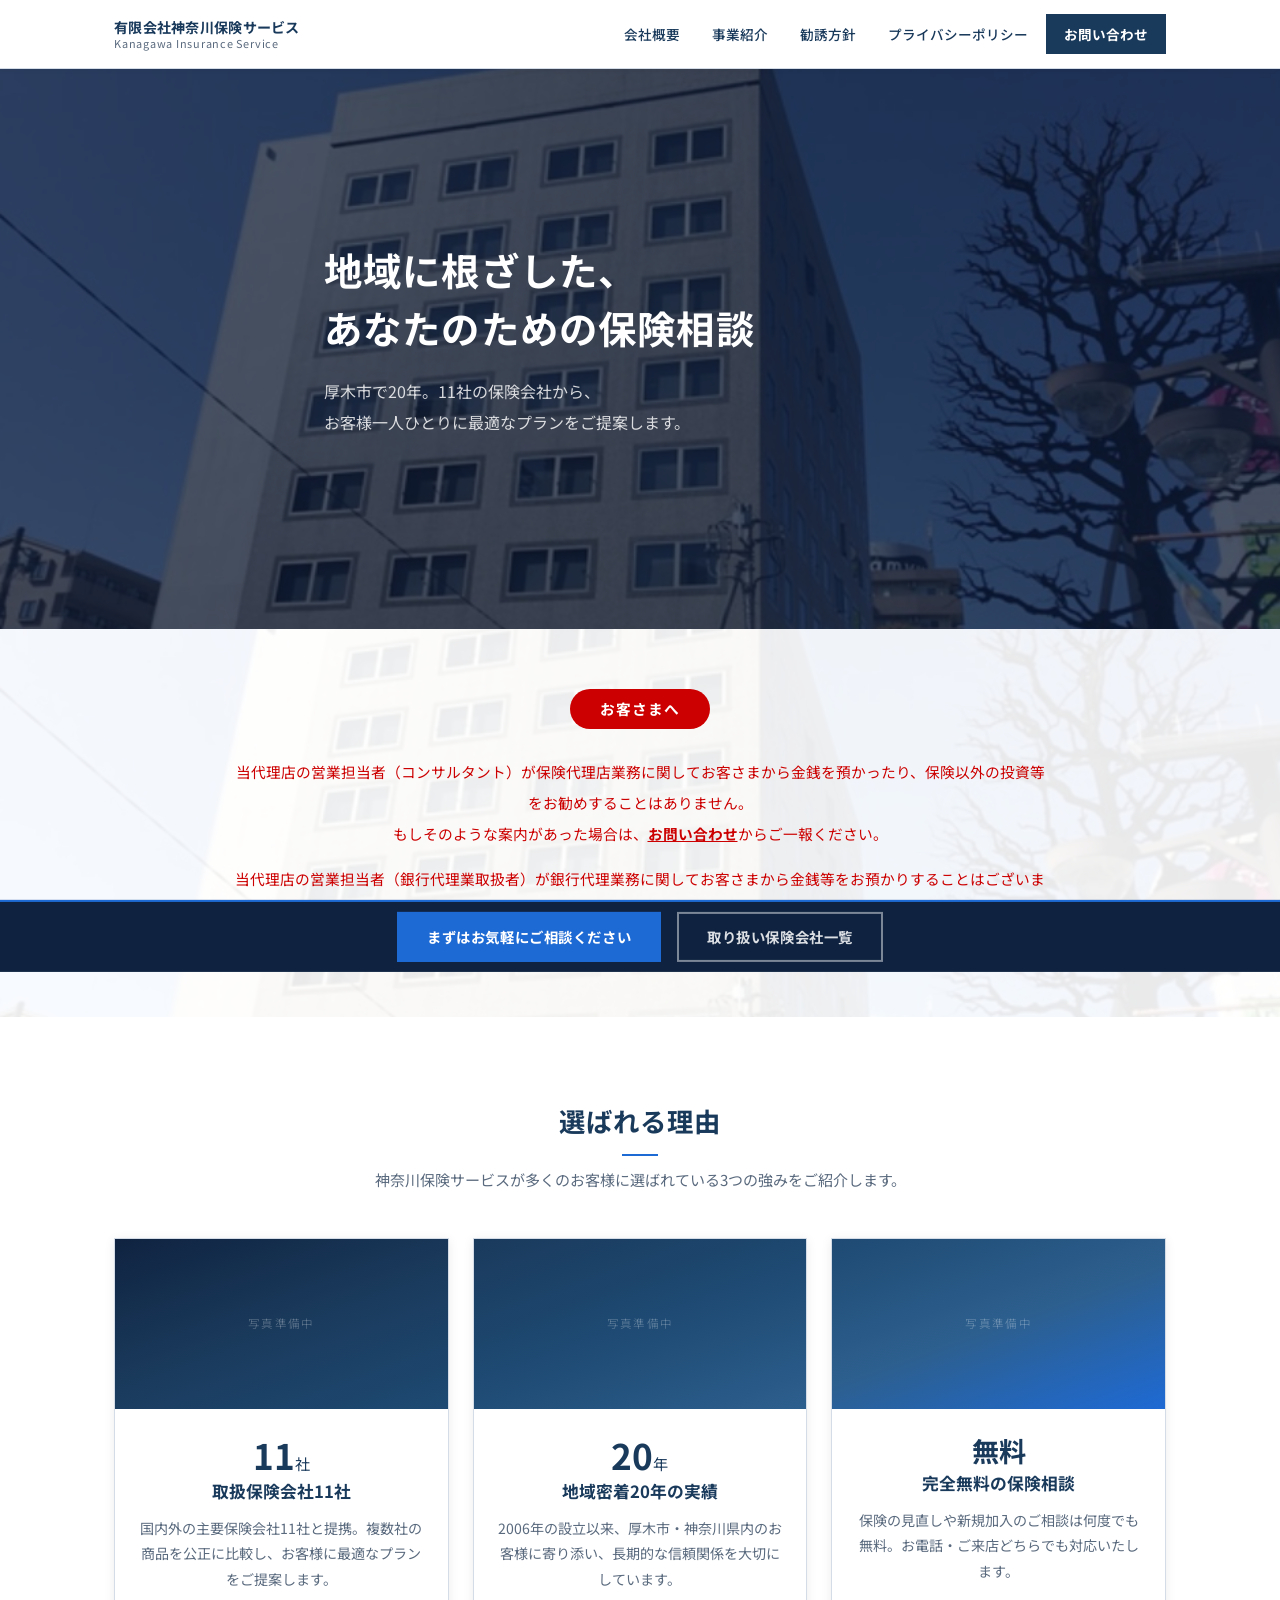
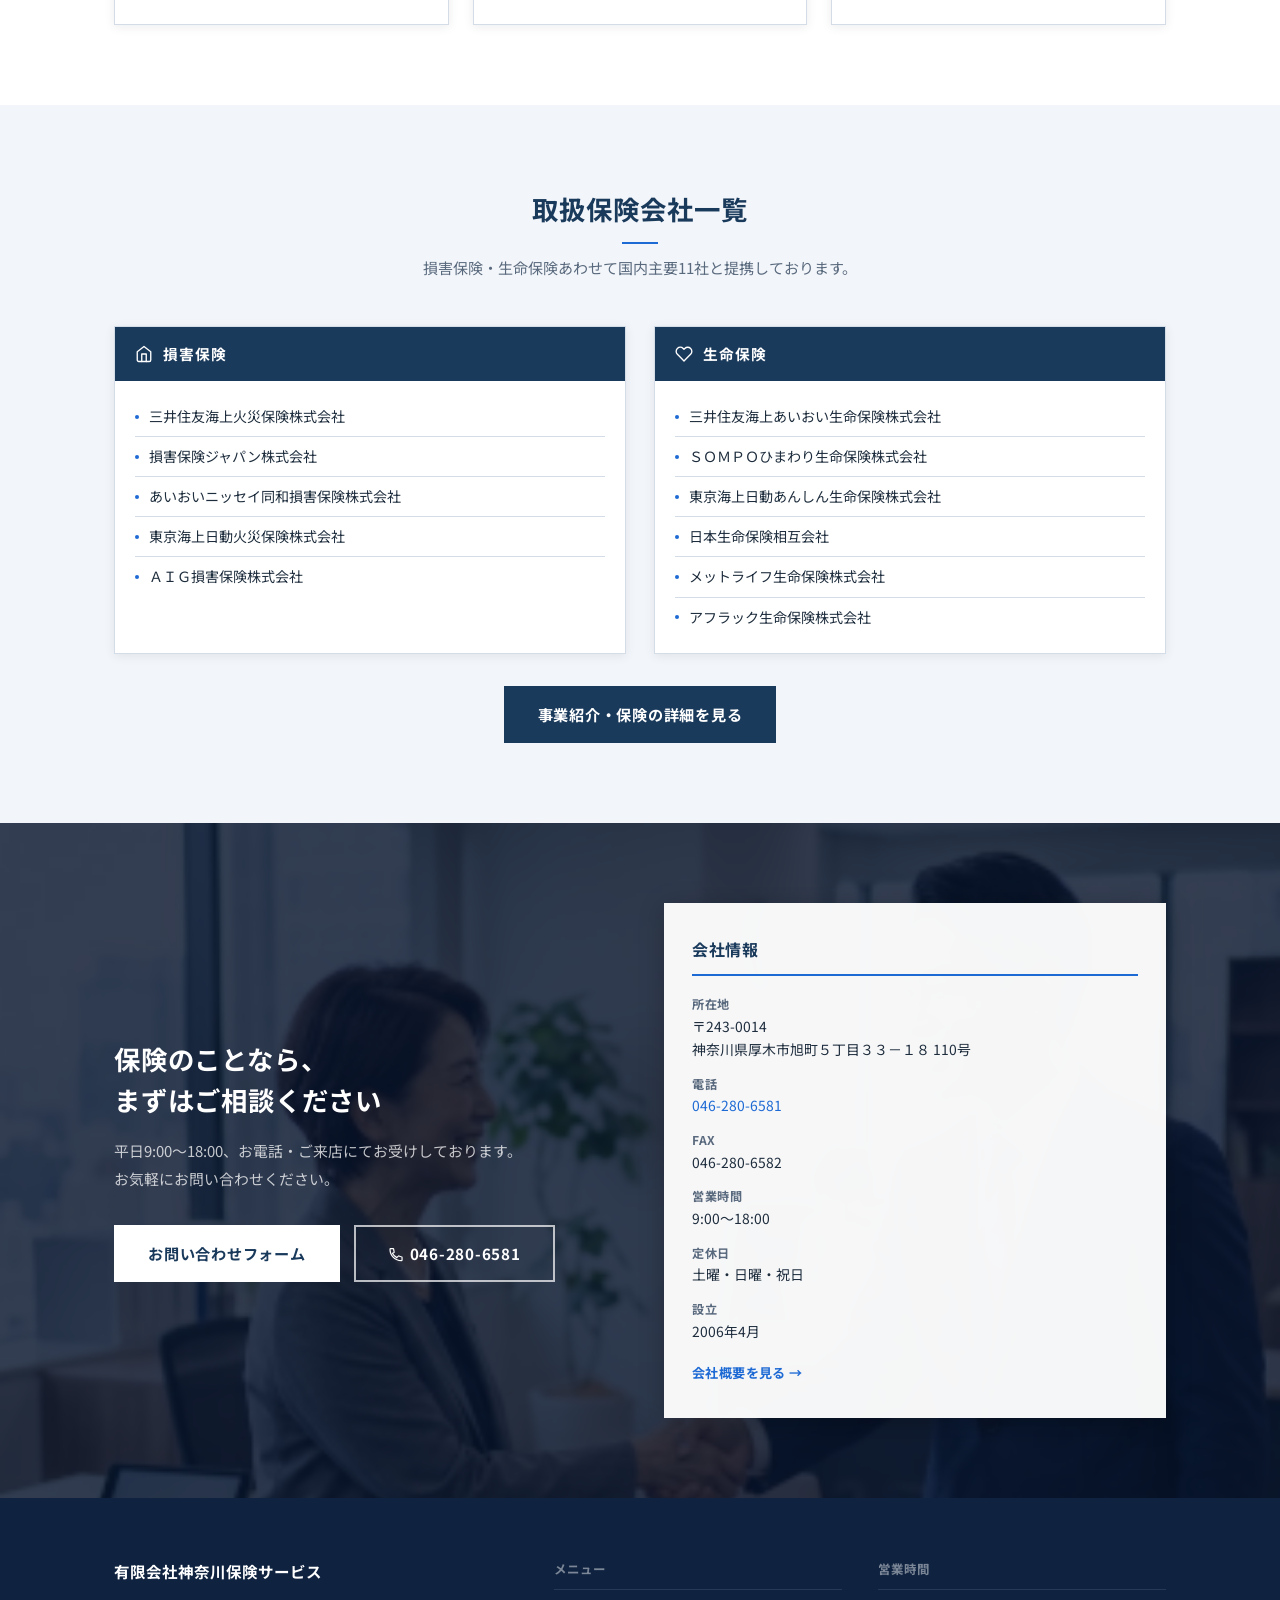
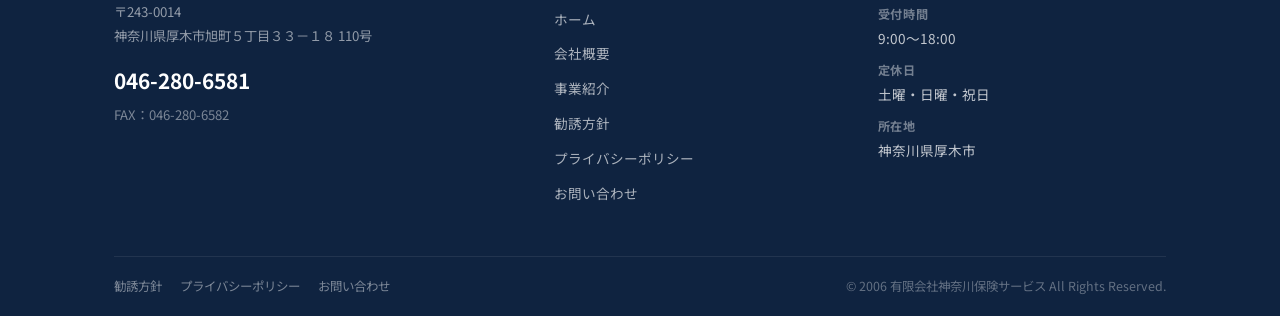
<file: index.html>
<!DOCTYPE html>
<html lang="ja">
<head>
  <meta charset="UTF-8">
  <meta name="viewport" content="width=device-width, initial-scale=1.0">
  <meta name="description" content="有限会社神奈川保険サービスは、神奈川県厚木市に拠点を置く保険代理店です。三井住友海上・損保ジャパンなど11社の保険会社から、お客様に最適な生命保険・損害保険プランをご提案します。無料相談受付中。">
  <title>有限会社神奈川保険サービス | 厚木市の保険代理店</title>
  <link rel="preconnect" href="https://fonts.googleapis.com">
  <link rel="preconnect" href="https://fonts.gstatic.com" crossorigin>
  <link href="https://fonts.googleapis.com/css2?family=Noto+Sans+JP:wght@300;400;500;700&display=swap" rel="stylesheet">
  <link rel="stylesheet" href="/assets/css/style.css">
</head>
<body>

  <!-- ========== STICKY CTA BAR ========== -->
  <div class="sticky-cta" id="stickyCta">
    <a href="/contact/" class="sticky-cta-btn sticky-cta-primary">まずはお気軽にご相談ください</a>
    <a href="/services/" class="sticky-cta-btn sticky-cta-secondary">取り扱い保険会社一覧</a>
  </div>

  <!-- ========== HEADER ========== -->
  <header class="site-header">
    <div class="container">
      <div class="header-inner">
        <a href="/" class="site-logo">
          有限会社神奈川保険サービス
          <span>Kanagawa Insurance Service</span>
        </a>
        <nav class="global-nav" aria-label="グローバルナビゲーション">
          <ul>
            <li><a href="/about/">会社概要</a></li>
            <li><a href="/services/">事業紹介</a></li>
            <li><a href="/solicitation-policy/">勧誘方針</a></li>
            <li><a href="/privacy-policy/">プライバシーポリシー</a></li>
            <li><a href="/contact/" class="nav-contact-btn">お問い合わせ</a></li>
          </ul>
        </nav>
        <button class="hamburger" id="hamburger" aria-label="メニューを開く" aria-expanded="false" aria-controls="mobileNav">
          <span></span><span></span><span></span>
        </button>
      </div>
    </div>
  </header>

  <!-- Mobile Nav -->
  <nav class="mobile-nav" id="mobileNav" aria-label="モバイルナビゲーション">
    <ul>
      <li><a href="/about/">会社概要</a></li>
      <li><a href="/services/">事業紹介</a></li>
      <li><a href="/solicitation-policy/">勧誘方針</a></li>
      <li><a href="/privacy-policy/">プライバシーポリシー</a></li>
      <li><a href="/contact/">お問い合わせ</a></li>
    </ul>
  </nav>

  <main>

    <!-- ========== HERO ========== -->
    <section class="hero" aria-label="メインビジュアル">
      <div class="hero-content container">
        <h1 class="hero-title">
          地域に根ざした、<br>あなたのための保険相談
        </h1>
        <p class="hero-sub">
          厚木市で20年。11社の保険会社から、<br>
          お客様一人ひとりに最適なプランをご提案します。
        </p>
      </div>
    </section>

    <!-- ========== NOTICE ========== -->
    <section class="notice-section" aria-label="お客さまへのお知らせ">
      <div class="container">
        <p class="notice-label">お客さまへ</p>
        <p class="notice-text">当代理店の営業担当者（コンサルタント）が保険代理店業務に関してお客さまから金銭を預かったり、保険以外の投資等をお勧めすることはありません。<br>
        もしそのような案内があった場合は、<a href="/contact/">お問い合わせ</a>からご一報ください。</p>
        <p class="notice-text">当代理店の営業担当者（銀行代理業取扱者）が銀行代理業務に関してお客さまから金銭等をお預かりすることはございません。<br>
        また、その他の財産の交付をお受けすることはありません。</p>
      </div>
    </section>

    <!-- ========== WHY CHOOSE US ========== -->
    <section class="section" aria-labelledby="reason-title">
      <div class="container">
        <h2 class="section-title" id="reason-title">選ばれる理由</h2>
        <p class="section-lead">神奈川保険サービスが多くのお客様に選ばれている3つの強みをご紹介します。</p>
        <div class="reason-grid">

          <!-- Card 1 -->
          <article class="reason-card">
            <div class="reason-card-photo photo-01" aria-hidden="true">
              <span class="photo-placeholder-text">写真準備中</span>
            </div>
            <div class="reason-card-body">
              <span class="reason-number">11<small>社</small></span>
              <h3>取扱保険会社11社</h3>
              <p>国内外の主要保険会社11社と提携。複数社の商品を公正に比較し、お客様に最適なプランをご提案します。</p>
            </div>
          </article>

          <!-- Card 2 -->
          <article class="reason-card">
            <div class="reason-card-photo photo-02" aria-hidden="true">
              <span class="photo-placeholder-text">写真準備中</span>
            </div>
            <div class="reason-card-body">
              <span class="reason-number">20<small>年</small></span>
              <h3>地域密着20年の実績</h3>
              <p>2006年の設立以来、厚木市・神奈川県内のお客様に寄り添い、長期的な信頼関係を大切にしています。</p>
            </div>
          </article>

          <!-- Card 3 -->
          <article class="reason-card">
            <div class="reason-card-photo photo-03" aria-hidden="true">
              <span class="photo-placeholder-text">写真準備中</span>
            </div>
            <div class="reason-card-body">
              <span class="reason-number-sm">無料</span>
              <h3>完全無料の保険相談</h3>
              <p>保険の見直しや新規加入のご相談は何度でも無料。お電話・ご来店どちらでも対応いたします。</p>
            </div>
          </article>

        </div>
      </div>
    </section>

    <!-- ========== INSURANCE COMPANIES ========== -->
    <section class="section section-alt" aria-labelledby="companies-title" id="companies">
      <div class="container">
        <h2 class="section-title" id="companies-title">取扱保険会社一覧</h2>
        <p class="section-lead">損害保険・生命保険あわせて国内主要11社と提携しております。</p>
        <div class="companies-split">

          <div class="companies-col">
            <div class="companies-col-header">
              <span class="companies-col-icon" aria-hidden="true">
                <svg viewBox="0 0 24 24" fill="none" xmlns="http://www.w3.org/2000/svg"><path d="M3 9l9-7 9 7v11a2 2 0 01-2 2H5a2 2 0 01-2-2V9z" stroke="currentColor" stroke-width="1.8" stroke-linecap="round" stroke-linejoin="round"/><path d="M9 22V12h6v10" stroke="currentColor" stroke-width="1.8" stroke-linecap="round" stroke-linejoin="round"/></svg>
              </span>
              損害保険
            </div>
            <ul class="companies-list">
              <li>三井住友海上火災保険株式会社</li>
              <li>損害保険ジャパン株式会社</li>
              <li>あいおいニッセイ同和損害保険株式会社</li>
              <li>東京海上日動火災保険株式会社</li>
              <li>ＡＩＧ損害保険株式会社</li>
            </ul>
          </div>

          <div class="companies-col">
            <div class="companies-col-header">
              <span class="companies-col-icon" aria-hidden="true">
                <svg viewBox="0 0 24 24" fill="none" xmlns="http://www.w3.org/2000/svg"><path d="M20.84 4.61a5.5 5.5 0 00-7.78 0L12 5.67l-1.06-1.06a5.5 5.5 0 00-7.78 7.78l1.06 1.06L12 21.23l7.78-7.78 1.06-1.06a5.5 5.5 0 000-7.78z" stroke="currentColor" stroke-width="1.8" stroke-linecap="round" stroke-linejoin="round"/></svg>
              </span>
              生命保険
            </div>
            <ul class="companies-list">
              <li>三井住友海上あいおい生命保険株式会社</li>
              <li>ＳＯＭＰＯひまわり生命保険株式会社</li>
              <li>東京海上日動あんしん生命保険株式会社</li>
              <li>日本生命保険相互会社</li>
              <li>メットライフ生命保険株式会社</li>
              <li>アフラック生命保険株式会社</li>
            </ul>
          </div>

        </div>
        <p class="text-center mt-32">
          <a href="/services/" class="btn btn-navy">事業紹介・保険の詳細を見る</a>
        </p>
      </div>
    </section>

    <!-- ========== CTA PHOTO SECTION ========== -->
    <section class="cta-photo-section" aria-labelledby="cta-title">
      <div class="cta-photo-overlay" aria-hidden="true"></div>
      <div class="container">
        <div class="cta-grid">

          <div class="cta-main-col">
            <h2 class="cta-title" id="cta-title">
              保険のことなら、<br>まずはご相談ください
            </h2>
            <p class="cta-lead">
              平日9:00〜18:00、お電話・ご来店にてお受けしております。<br>
              お気軽にお問い合わせください。
            </p>
            <div class="cta-btn-group">
              <a href="/contact/" class="btn btn-white">お問い合わせフォーム</a>
              <a href="tel:046-280-6581" class="btn btn-outline-white">
                <svg width="16" height="16" viewBox="0 0 24 24" fill="none" xmlns="http://www.w3.org/2000/svg" aria-hidden="true"><path d="M6.6 10.8a15.6 15.6 0 006.6 6.6l2.2-2.2a1 1 0 011.11-.24 11.36 11.36 0 003.56 1.17 1 1 0 011 1V21a1 1 0 01-1 1A17 17 0 013 5a1 1 0 011-1h3.5a1 1 0 011 1c.1 1.25.37 2.44.77 3.56a1 1 0 01-.25 1.11L6.6 10.8z" stroke="currentColor" stroke-width="1.8" stroke-linecap="round" stroke-linejoin="round"/></svg>
                046-280-6581
              </a>
            </div>
          </div>

          <div class="cta-info-col">
            <div class="cta-info-card">
              <h3 class="cta-info-title">会社情報</h3>
              <dl class="cta-info-dl">
                <dt>所在地</dt>
                <dd>〒243-0014<br>神奈川県厚木市旭町５丁目３３－１８ 110号</dd>
                <dt>電話</dt>
                <dd><a href="tel:046-280-6581">046-280-6581</a></dd>
                <dt>FAX</dt>
                <dd>046-280-6582</dd>
                <dt>営業時間</dt>
                <dd>9:00〜18:00</dd>
                <dt>定休日</dt>
                <dd>土曜・日曜・祝日</dd>
                <dt>設立</dt>
                <dd>2006年4月</dd>
              </dl>
              <a href="/about/" class="cta-info-link">会社概要を見る →</a>
            </div>
          </div>

        </div>
      </div>
    </section>

  </main>

  <!-- ========== FOOTER ========== -->
  <footer class="site-footer">
    <div class="container">
      <div class="footer-grid">
        <div class="footer-brand">
          <p class="footer-logo">有限会社神奈川保険サービス</p>
          <p>
            〒243-0014<br>
            神奈川県厚木市旭町５丁目３３－１８ 110号
          </p>
          <a href="tel:046-280-6581" class="footer-tel">046-280-6581</a>
          <span class="footer-fax">FAX：046-280-6582</span>
        </div>
        <nav class="footer-nav" aria-label="フッターナビゲーション">
          <h4>メニュー</h4>
          <ul>
            <li><a href="/">ホーム</a></li>
            <li><a href="/about/">会社概要</a></li>
            <li><a href="/services/">事業紹介</a></li>
            <li><a href="/solicitation-policy/">勧誘方針</a></li>
            <li><a href="/privacy-policy/">プライバシーポリシー</a></li>
            <li><a href="/contact/">お問い合わせ</a></li>
          </ul>
        </nav>
        <div class="footer-hours">
          <h4>営業時間</h4>
          <dl>
            <dt>受付時間</dt>
            <dd>9:00〜18:00</dd>
            <dt>定休日</dt>
            <dd>土曜・日曜・祝日</dd>
            <dt>所在地</dt>
            <dd>神奈川県厚木市</dd>
          </dl>
        </div>
      </div>
      <div class="footer-bottom">
        <div class="footer-bottom-links">
          <a href="/solicitation-policy/">勧誘方針</a>
          <a href="/privacy-policy/">プライバシーポリシー</a>
          <a href="/contact/">お問い合わせ</a>
        </div>
        <p class="footer-copy">
          &copy; 2006 有限会社神奈川保険サービス All Rights Reserved.
        </p>
      </div>
    </div>
  </footer>

  <script>
    (function () {
      /* --- Hamburger menu --- */
      var hamburger = document.getElementById('hamburger');
      var mobileNav = document.getElementById('mobileNav');
      hamburger.addEventListener('click', function () {
        var isOpen = mobileNav.classList.toggle('open');
        hamburger.classList.toggle('open', isOpen);
        hamburger.setAttribute('aria-expanded', isOpen ? 'true' : 'false');
        document.body.style.overflow = isOpen ? 'hidden' : '';
      });
      mobileNav.querySelectorAll('a').forEach(function (a) {
        a.addEventListener('click', function () {
          mobileNav.classList.remove('open');
          hamburger.classList.remove('open');
          hamburger.setAttribute('aria-expanded', 'false');
          document.body.style.overflow = '';
        });
      });

      /* --- Sticky CTA bar: show after scrolling, hide near footer --- */
      var stickyCta = document.getElementById('stickyCta');
      var siteFooter = document.querySelector('.site-footer');
      function updateStickyCta() {
        var scrolled = window.scrollY > 500;
        var footerTop = siteFooter.getBoundingClientRect().top;
        var nearFooter = footerTop < window.innerHeight + 20;
        if (scrolled && !nearFooter) {
          stickyCta.classList.add('visible');
        } else {
          stickyCta.classList.remove('visible');
        }
      }
      window.addEventListener('scroll', updateStickyCta, { passive: true });
      updateStickyCta();
    })();
  </script>
</body>
</html>
</file>
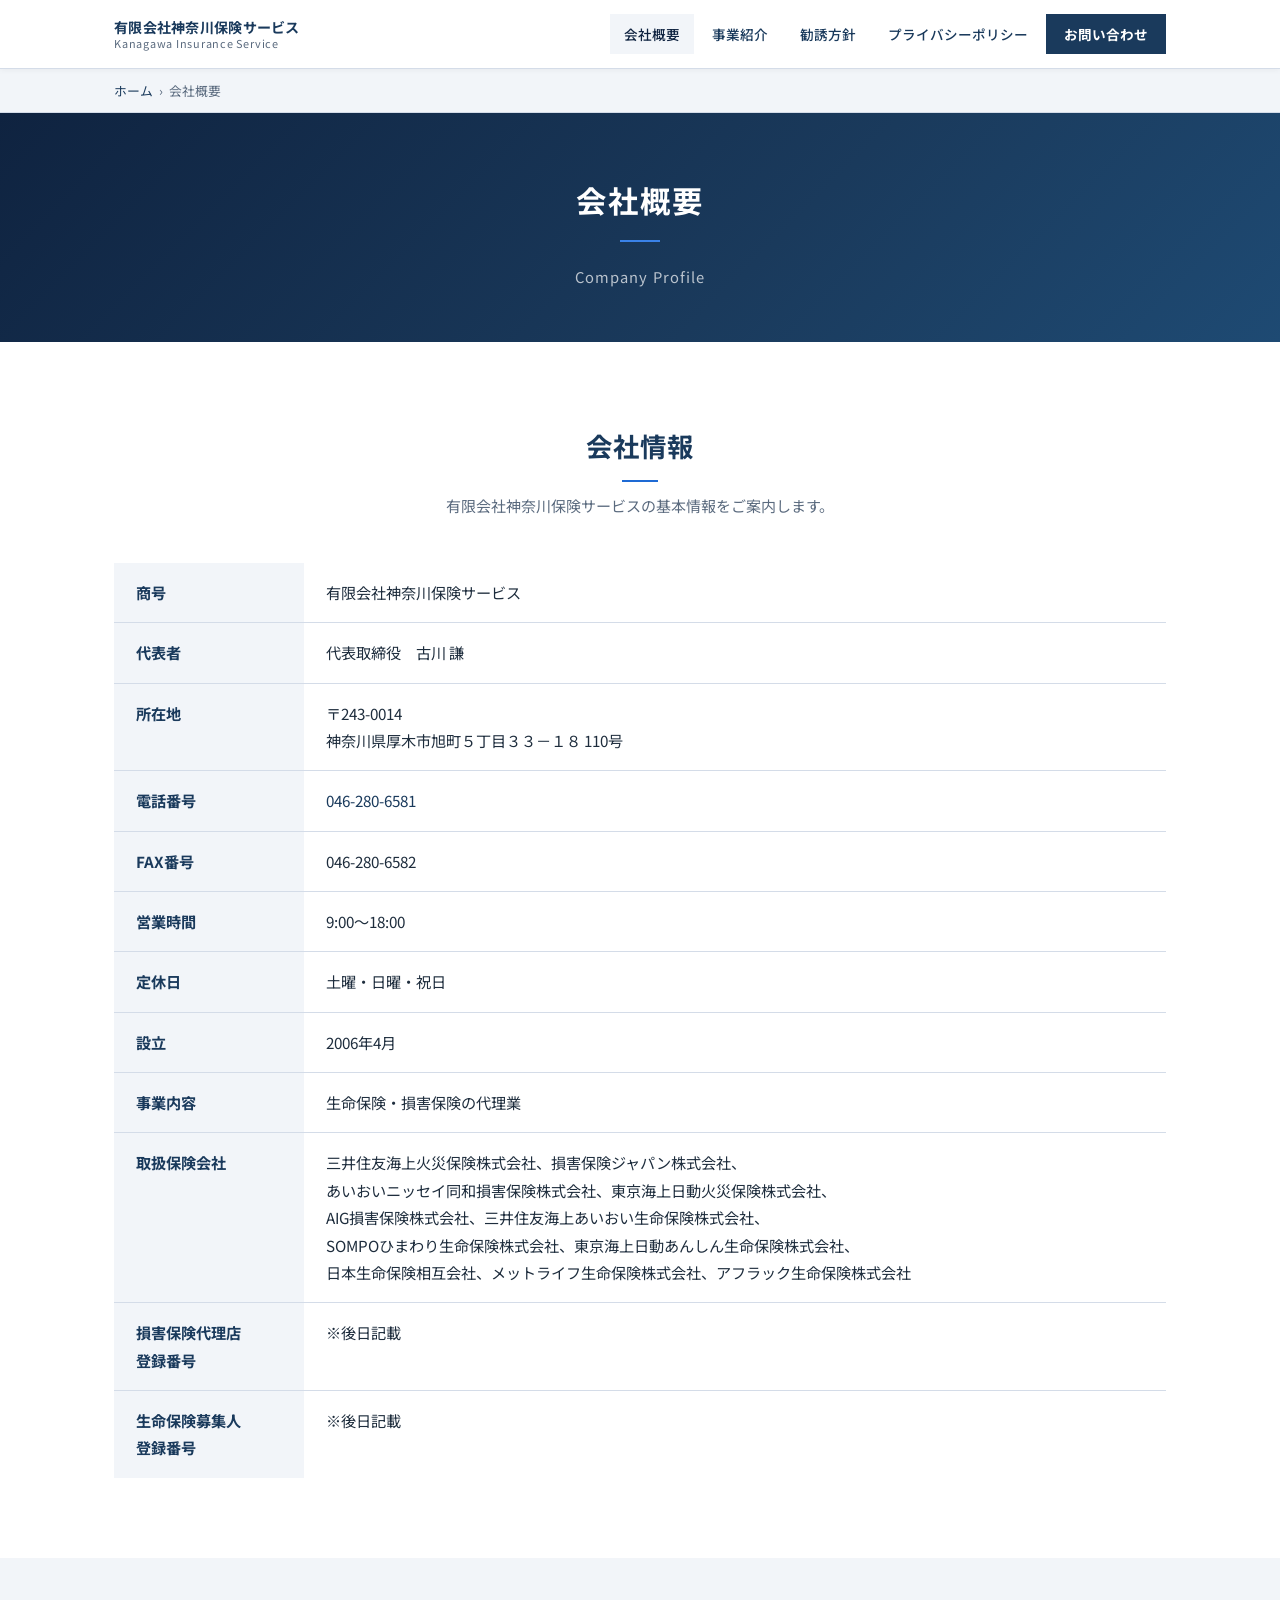
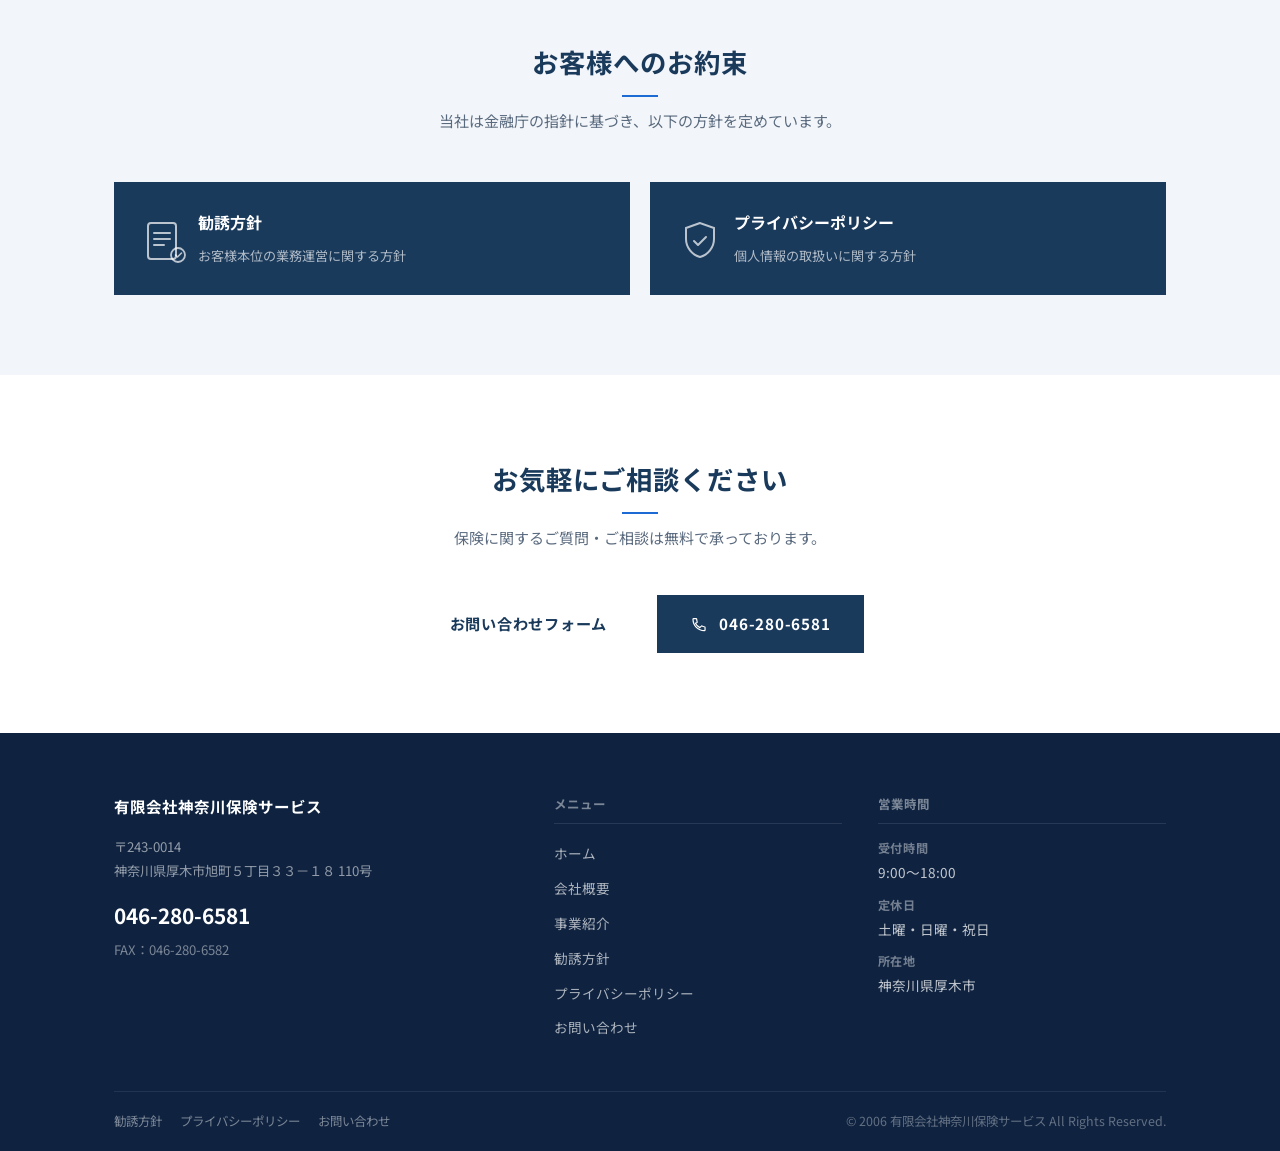
<file: about/index.html>
<!DOCTYPE html>
<html lang="ja">
<head>
  <meta charset="UTF-8">
  <meta name="viewport" content="width=device-width, initial-scale=1.0">
  <meta name="description" content="有限会社神奈川保険サービスの会社概要ページ。代表者・所在地・電話番号・設立年・事業内容などをご確認いただけます。神奈川県厚木市の保険代理店。">
  <title>会社概要 | 有限会社神奈川保険サービス</title>
  <link rel="preconnect" href="https://fonts.googleapis.com">
  <link rel="preconnect" href="https://fonts.gstatic.com" crossorigin>
  <link href="https://fonts.googleapis.com/css2?family=Noto+Sans+JP:wght@300;400;500;700&display=swap" rel="stylesheet">
  <link rel="stylesheet" href="/assets/css/style.css">
</head>
<body>

  <!-- ========== HEADER ========== -->
  <header class="site-header">
    <div class="container">
      <div class="header-inner">
        <a href="/" class="site-logo">
          有限会社神奈川保険サービス
          <span>Kanagawa Insurance Service</span>
        </a>
        <nav class="global-nav" aria-label="グローバルナビゲーション">
          <ul>
            <li><a href="/about/" class="current">会社概要</a></li>
            <li><a href="/services/">事業紹介</a></li>
            <li><a href="/solicitation-policy/">勧誘方針</a></li>
            <li><a href="/privacy-policy/">プライバシーポリシー</a></li>
            <li><a href="/contact/" class="nav-contact-btn">お問い合わせ</a></li>
          </ul>
        </nav>
        <button class="hamburger" id="hamburger" aria-label="メニューを開く" aria-expanded="false" aria-controls="mobileNav">
          <span></span><span></span><span></span>
        </button>
      </div>
    </div>
  </header>

  <!-- Mobile Nav -->
  <nav class="mobile-nav" id="mobileNav" aria-label="モバイルナビゲーション">
    <ul>
      <li><a href="/about/">会社概要</a></li>
      <li><a href="/services/">事業紹介</a></li>
      <li><a href="/solicitation-policy/">勧誘方針</a></li>
      <li><a href="/privacy-policy/">プライバシーポリシー</a></li>
      <li><a href="/contact/">お問い合わせ</a></li>
    </ul>
  </nav>

  <!-- ========== BREADCRUMB ========== -->
  <nav class="breadcrumb" aria-label="パンくずリスト">
    <div class="container">
      <ol>
        <li><a href="/">ホーム</a></li>
        <li>会社概要</li>
      </ol>
    </div>
  </nav>

  <!-- ========== PAGE HERO ========== -->
  <div class="page-hero">
    <div class="container">
      <h1 class="page-hero-title">会社概要</h1>
      <p class="page-hero-subtitle">Company Profile</p>
    </div>
  </div>

  <main>

    <!-- ========== COMPANY PROFILE TABLE ========== -->
    <section class="section" aria-labelledby="about-title">
      <div class="container">
        <h2 class="section-title" id="about-title">会社情報</h2>
        <p class="section-lead">有限会社神奈川保険サービスの基本情報をご案内します。</p>

        <div class="about-table-wrap mt-32">
          <table class="about-table">
            <tbody>
              <tr>
                <th scope="row">商号</th>
                <td>有限会社神奈川保険サービス</td>
              </tr>
              <tr>
                <th scope="row">代表者</th>
                <td>代表取締役　古川 謙</td>
              </tr>
              <tr>
                <th scope="row">所在地</th>
                <td>
                  〒243-0014<br>
                  神奈川県厚木市旭町５丁目３３－１８ 110号
                </td>
              </tr>
              <tr>
                <th scope="row">電話番号</th>
                <td><a href="tel:046-280-6581">046-280-6581</a></td>
              </tr>
              <tr>
                <th scope="row">FAX番号</th>
                <td>046-280-6582</td>
              </tr>
              <tr>
                <th scope="row">営業時間</th>
                <td>9:00〜18:00</td>
              </tr>
              <tr>
                <th scope="row">定休日</th>
                <td>土曜・日曜・祝日</td>
              </tr>
              <tr>
                <th scope="row">設立</th>
                <td>2006年4月</td>
              </tr>
              <tr>
                <th scope="row">事業内容</th>
                <td>生命保険・損害保険の代理業</td>
              </tr>
              <tr>
                <th scope="row">取扱保険会社</th>
                <td>
                  三井住友海上火災保険株式会社、損害保険ジャパン株式会社、<br>
                  あいおいニッセイ同和損害保険株式会社、東京海上日動火災保険株式会社、<br>
                  AIG損害保険株式会社、三井住友海上あいおい生命保険株式会社、<br>
                  SOMPOひまわり生命保険株式会社、東京海上日動あんしん生命保険株式会社、<br>
                  日本生命保険相互会社、メットライフ生命保険株式会社、アフラック生命保険株式会社
                </td>
              </tr>
              <tr>
                <th scope="row">損害保険代理店<br>登録番号</th>
                <td>※後日記載</td>
              </tr>
              <tr>
                <th scope="row">生命保険募集人<br>登録番号</th>
                <td>※後日記載</td>
              </tr>
            </tbody>
          </table>
        </div>
      </div>
    </section>

    <!-- ========== POLICY BANNERS ========== -->
    <section class="section section-alt" aria-labelledby="policy-section-title">
      <div class="container">
        <h2 class="section-title" id="policy-section-title">お客様へのお約束</h2>
        <p class="section-lead">当社は金融庁の指針に基づき、以下の方針を定めています。</p>
        <div class="policy-banners">

          <a href="/solicitation-policy/" class="policy-banner">
            <div class="policy-banner-icon" aria-hidden="true">
              <svg viewBox="0 0 44 44" fill="none" xmlns="http://www.w3.org/2000/svg" width="44" height="44">
                <rect x="6" y="4" width="28" height="36" rx="3" stroke="currentColor" stroke-width="2" fill="none"/>
                <path d="M12 14h16M12 20h16M12 26h10" stroke="currentColor" stroke-width="2" stroke-linecap="round"/>
                <circle cx="36" cy="36" r="7" fill="none" stroke="currentColor" stroke-width="1.8"/>
                <path d="M33.5 36l2 2 4-4" stroke="currentColor" stroke-width="1.6" stroke-linecap="round" stroke-linejoin="round"/>
              </svg>
            </div>
            <div class="policy-banner-text">
              <strong>勧誘方針</strong>
              <span>お客様本位の業務運営に関する方針</span>
            </div>
          </a>

          <a href="/privacy-policy/" class="policy-banner">
            <div class="policy-banner-icon" aria-hidden="true">
              <svg viewBox="0 0 44 44" fill="none" xmlns="http://www.w3.org/2000/svg" width="44" height="44">
                <path d="M22 4L8 9v11c0 8.284 6.062 16.016 14 18 7.938-1.984 14-9.716 14-18V9L22 4z" stroke="currentColor" stroke-width="2" fill="none"/>
                <path d="M16 22l4 4 8-8" stroke="currentColor" stroke-width="2" stroke-linecap="round" stroke-linejoin="round"/>
              </svg>
            </div>
            <div class="policy-banner-text">
              <strong>プライバシーポリシー</strong>
              <span>個人情報の取扱いに関する方針</span>
            </div>
          </a>

        </div>
      </div>
    </section>

    <!-- ========== CTA ========== -->
    <section class="section">
      <div class="container text-center">
        <h2 class="section-title">お気軽にご相談ください</h2>
        <p class="section-lead">保険に関するご質問・ご相談は無料で承っております。</p>
        <div style="display:flex;gap:16px;justify-content:center;flex-wrap:wrap;">
          <a href="/contact/" class="btn btn-primary">お問い合わせフォーム</a>
          <a href="tel:046-280-6581" class="btn btn-navy">
            <svg width="16" height="16" viewBox="0 0 24 24" fill="none" xmlns="http://www.w3.org/2000/svg" style="display:inline;vertical-align:middle;margin-right:6px;"><path d="M6.6 10.8a15.6 15.6 0 006.6 6.6l2.2-2.2a1 1 0 011.11-.24 11.36 11.36 0 003.56 1.17 1 1 0 011 1V21a1 1 0 01-1 1A17 17 0 013 5a1 1 0 011-1h3.5a1 1 0 011 1c.1 1.25.37 2.44.77 3.56a1 1 0 01-.25 1.11L6.6 10.8z" stroke="currentColor" stroke-width="1.8" stroke-linecap="round" stroke-linejoin="round"/></svg>
            046-280-6581
          </a>
        </div>
      </div>
    </section>

  </main>

  <!-- ========== FOOTER ========== -->
  <footer class="site-footer">
    <div class="container">
      <div class="footer-grid">
        <div class="footer-brand">
          <p class="footer-logo">有限会社神奈川保険サービス</p>
          <p>
            〒243-0014<br>
            神奈川県厚木市旭町５丁目３３－１８ 110号
          </p>
          <span class="footer-tel">046-280-6581</span>
          <span class="footer-fax">FAX：046-280-6582</span>
        </div>
        <nav class="footer-nav" aria-label="フッターナビゲーション">
          <h4>メニュー</h4>
          <ul>
            <li><a href="/">ホーム</a></li>
            <li><a href="/about/">会社概要</a></li>
            <li><a href="/services/">事業紹介</a></li>
            <li><a href="/solicitation-policy/">勧誘方針</a></li>
            <li><a href="/privacy-policy/">プライバシーポリシー</a></li>
            <li><a href="/contact/">お問い合わせ</a></li>
          </ul>
        </nav>
        <div class="footer-hours">
          <h4>営業時間</h4>
          <dl>
            <dt>受付時間</dt>
            <dd>9:00〜18:00</dd>
            <dt>定休日</dt>
            <dd>土曜・日曜・祝日</dd>
            <dt>所在地</dt>
            <dd>神奈川県厚木市</dd>
          </dl>
        </div>
      </div>
      <div class="footer-bottom">
        <div class="footer-bottom-links">
          <a href="/solicitation-policy/">勧誘方針</a>
          <a href="/privacy-policy/">プライバシーポリシー</a>
          <a href="/contact/">お問い合わせ</a>
        </div>
        <p class="footer-copy">
          &copy; 2006 有限会社神奈川保険サービス All Rights Reserved.
        </p>
      </div>
    </div>
  </footer>

  <script>
    (function () {
      var hamburger = document.getElementById('hamburger');
      var mobileNav = document.getElementById('mobileNav');
      hamburger.addEventListener('click', function () {
        var isOpen = mobileNav.classList.toggle('open');
        hamburger.classList.toggle('open', isOpen);
        hamburger.setAttribute('aria-expanded', isOpen ? 'true' : 'false');
        document.body.style.overflow = isOpen ? 'hidden' : '';
      });
      mobileNav.querySelectorAll('a').forEach(function (a) {
        a.addEventListener('click', function () {
          mobileNav.classList.remove('open');
          hamburger.classList.remove('open');
          hamburger.setAttribute('aria-expanded', 'false');
          document.body.style.overflow = '';
        });
      });
    })();
  </script>
</body>
</html>
</file>
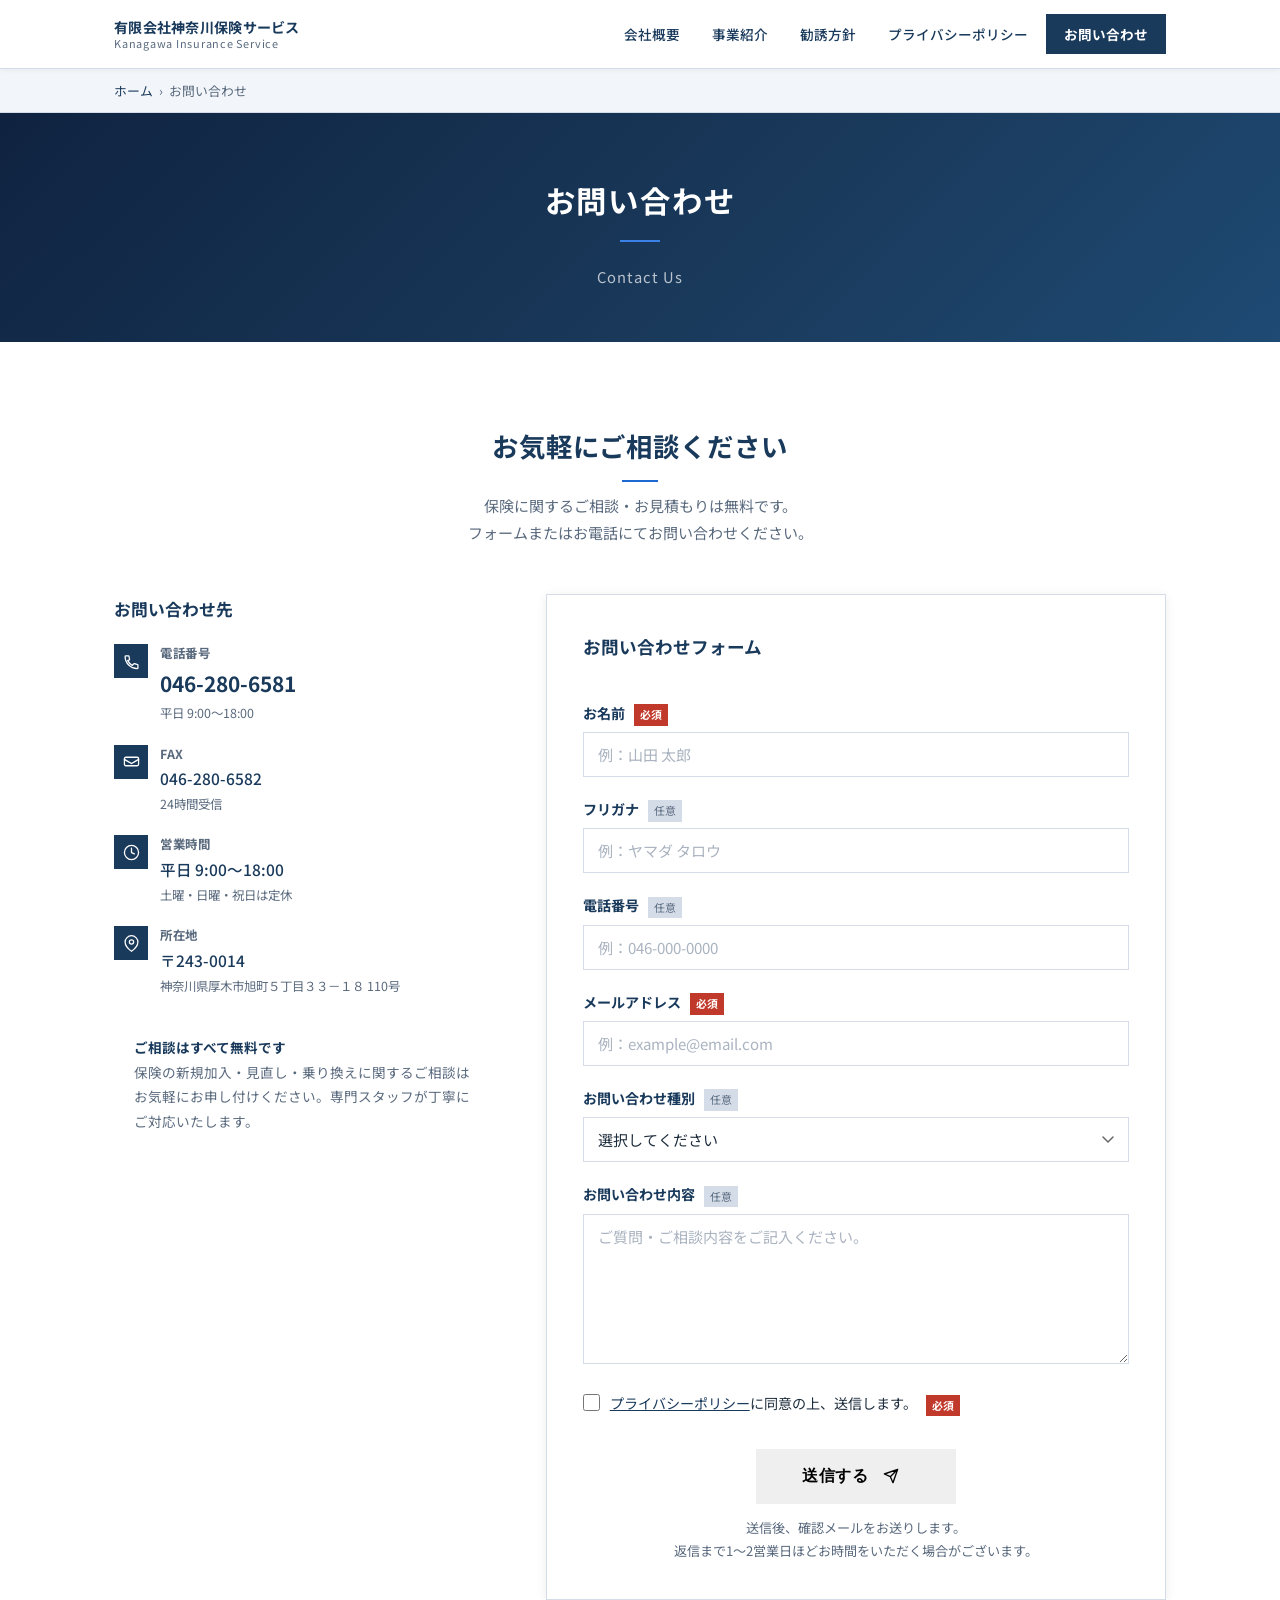
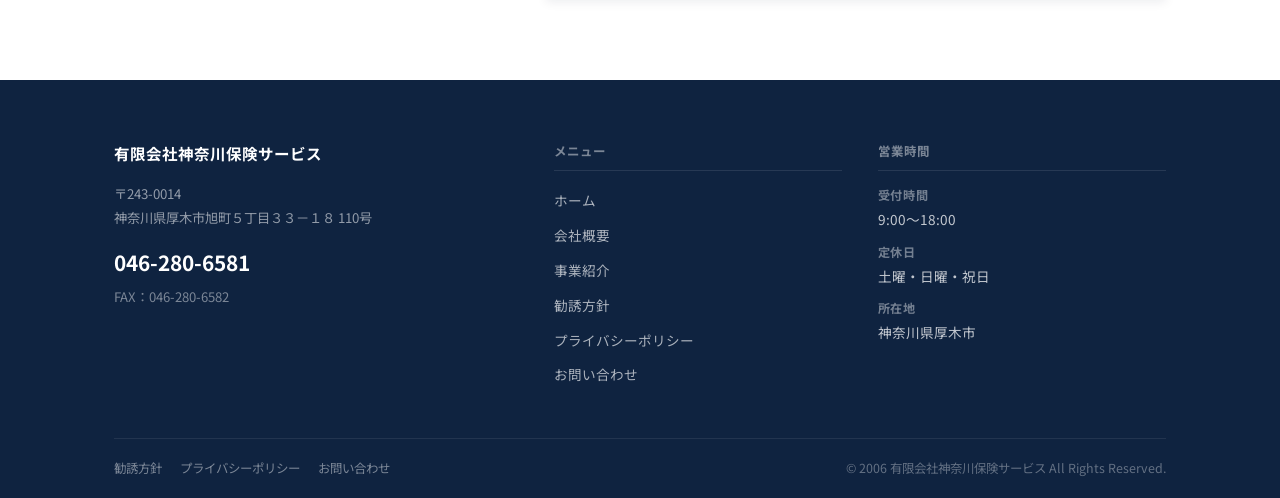
<file: contact/index.html>
<!DOCTYPE html>
<html lang="ja">
<head>
  <meta charset="UTF-8">
  <meta name="viewport" content="width=device-width, initial-scale=1.0">
  <meta name="description" content="有限会社神奈川保険サービスへのお問い合わせページ。保険相談・お見積もり・各種ご質問はこちらからどうぞ。電話：046-280-6581（平日9:00〜18:00）">
  <title>お問い合わせ | 有限会社神奈川保険サービス</title>
  <link rel="preconnect" href="https://fonts.googleapis.com">
  <link rel="preconnect" href="https://fonts.gstatic.com" crossorigin>
  <link href="https://fonts.googleapis.com/css2?family=Noto+Sans+JP:wght@300;400;500;700&display=swap" rel="stylesheet">
  <link rel="stylesheet" href="/assets/css/style.css">
</head>
<body>

  <!-- ========== HEADER ========== -->
  <header class="site-header">
    <div class="container">
      <div class="header-inner">
        <a href="/" class="site-logo">
          有限会社神奈川保険サービス
          <span>Kanagawa Insurance Service</span>
        </a>
        <nav class="global-nav" aria-label="グローバルナビゲーション">
          <ul>
            <li><a href="/about/">会社概要</a></li>
            <li><a href="/services/">事業紹介</a></li>
            <li><a href="/solicitation-policy/">勧誘方針</a></li>
            <li><a href="/privacy-policy/">プライバシーポリシー</a></li>
            <li><a href="/contact/" class="nav-contact-btn current">お問い合わせ</a></li>
          </ul>
        </nav>
        <button class="hamburger" id="hamburger" aria-label="メニューを開く" aria-expanded="false" aria-controls="mobileNav">
          <span></span><span></span><span></span>
        </button>
      </div>
    </div>
  </header>

  <!-- Mobile Nav -->
  <nav class="mobile-nav" id="mobileNav" aria-label="モバイルナビゲーション">
    <ul>
      <li><a href="/about/">会社概要</a></li>
      <li><a href="/services/">事業紹介</a></li>
      <li><a href="/solicitation-policy/">勧誘方針</a></li>
      <li><a href="/privacy-policy/">プライバシーポリシー</a></li>
      <li><a href="/contact/">お問い合わせ</a></li>
    </ul>
  </nav>

  <!-- ========== BREADCRUMB ========== -->
  <nav class="breadcrumb" aria-label="パンくずリスト">
    <div class="container">
      <ol>
        <li><a href="/">ホーム</a></li>
        <li>お問い合わせ</li>
      </ol>
    </div>
  </nav>

  <!-- ========== PAGE HERO ========== -->
  <div class="page-hero">
    <div class="container">
      <h1 class="page-hero-title">お問い合わせ</h1>
      <p class="page-hero-subtitle">Contact Us</p>
    </div>
  </div>

  <main>
    <section class="section" aria-labelledby="contact-title">
      <div class="container">
        <h2 class="section-title" id="contact-title">お気軽にご相談ください</h2>
        <p class="section-lead">
          保険に関するご相談・お見積もりは無料です。<br>
          フォームまたはお電話にてお問い合わせください。
        </p>

        <div class="contact-grid mt-48">

          <!-- ===== CONTACT INFO ===== -->
          <aside class="contact-info">
            <h3>お問い合わせ先</h3>

            <div class="contact-info-item">
              <div class="contact-info-item-icon" aria-hidden="true">
                <svg viewBox="0 0 24 24" fill="none" xmlns="http://www.w3.org/2000/svg">
                  <path d="M6.6 10.8a15.6 15.6 0 006.6 6.6l2.2-2.2a1 1 0 011.11-.24 11.36 11.36 0 003.56 1.17 1 1 0 011 1V21a1 1 0 01-1 1A17 17 0 013 5a1 1 0 011-1h3.5a1 1 0 011 1c.1 1.25.37 2.44.77 3.56a1 1 0 01-.25 1.11L6.6 10.8z" stroke="currentColor" stroke-width="1.8" stroke-linecap="round" stroke-linejoin="round"/>
                </svg>
              </div>
              <dl class="contact-info-item-body">
                <dt>電話番号</dt>
                <dd>
                  <a href="tel:046-280-6581" style="font-size:1.3rem;font-weight:700;color:var(--navy);">046-280-6581</a>
                  <small>平日 9:00〜18:00</small>
                </dd>
              </dl>
            </div>

            <div class="contact-info-item">
              <div class="contact-info-item-icon" aria-hidden="true">
                <svg viewBox="0 0 24 24" fill="none" xmlns="http://www.w3.org/2000/svg">
                  <rect x="2" y="6" width="20" height="12" rx="2" stroke="currentColor" stroke-width="1.8" fill="none"/>
                  <path d="M2 9l10 6 10-6" stroke="currentColor" stroke-width="1.8" stroke-linecap="round"/>
                </svg>
              </div>
              <dl class="contact-info-item-body">
                <dt>FAX</dt>
                <dd>
                  046-280-6582
                  <small>24時間受信</small>
                </dd>
              </dl>
            </div>

            <div class="contact-info-item">
              <div class="contact-info-item-icon" aria-hidden="true">
                <svg viewBox="0 0 24 24" fill="none" xmlns="http://www.w3.org/2000/svg">
                  <circle cx="12" cy="12" r="10" stroke="currentColor" stroke-width="1.8" fill="none"/>
                  <path d="M12 6v6l4 2" stroke="currentColor" stroke-width="1.8" stroke-linecap="round"/>
                </svg>
              </div>
              <dl class="contact-info-item-body">
                <dt>営業時間</dt>
                <dd>
                  平日 9:00〜18:00
                  <small>土曜・日曜・祝日は定休</small>
                </dd>
              </dl>
            </div>

            <div class="contact-info-item">
              <div class="contact-info-item-icon" aria-hidden="true">
                <svg viewBox="0 0 24 24" fill="none" xmlns="http://www.w3.org/2000/svg">
                  <path d="M21 10c0 7-9 13-9 13S3 17 3 10a9 9 0 0118 0z" stroke="currentColor" stroke-width="1.8" fill="none"/>
                  <circle cx="12" cy="10" r="3" stroke="currentColor" stroke-width="1.8" fill="none"/>
                </svg>
              </div>
              <dl class="contact-info-item-body">
                <dt>所在地</dt>
                <dd>
                  〒243-0014
                  <small>神奈川県厚木市旭町５丁目３３－１８ 110号</small>
                </dd>
              </dl>
            </div>

            <div style="background:var(--gray-light);border-radius:8px;padding:20px;margin-top:8px;">
              <p style="font-size:.85rem;color:var(--gray-text);line-height:1.8;">
                <strong style="color:var(--navy);">ご相談はすべて無料です</strong><br>
                保険の新規加入・見直し・乗り換えに関するご相談はお気軽にお申し付けください。専門スタッフが丁寧にご対応いたします。
              </p>
            </div>
          </aside>

          <!-- ===== CONTACT FORM ===== -->
          <div class="contact-form-wrap">
            <h3 style="font-size:1.1rem;font-weight:700;color:var(--navy);margin-bottom:24px;padding-bottom:14px;border-bottom:2px solid var(--gray-mid);">
              お問い合わせフォーム
            </h3>

            <form
              action="https://formsubmit.co/takudai_koo@gjb.co.jp"
              method="POST"
              novalidate
              id="contactForm"
            >
              <!-- formsubmit.co settings -->
              <input type="hidden" name="_subject" value="【神奈川保険サービス】お問い合わせがありました">
              <input type="hidden" name="_captcha" value="false">
              <input type="hidden" name="_template" value="table">
              <input type="hidden" name="_next" value="https://kanagawa-insurance.example.com/contact.html?sent=1">
              <!-- honeypot -->
              <input type="text" name="_honey" style="display:none;">

              <div class="form-group">
                <label for="name">
                  お名前
                  <span class="required">必須</span>
                </label>
                <input
                  type="text"
                  id="name"
                  name="お名前"
                  class="form-control"
                  placeholder="例：山田 太郎"
                  required
                  autocomplete="name"
                >
              </div>

              <div class="form-group">
                <label for="furigana">
                  フリガナ
                  <span class="optional">任意</span>
                </label>
                <input
                  type="text"
                  id="furigana"
                  name="フリガナ"
                  class="form-control"
                  placeholder="例：ヤマダ タロウ"
                  autocomplete="off"
                >
              </div>

              <div class="form-group">
                <label for="tel">
                  電話番号
                  <span class="optional">任意</span>
                </label>
                <input
                  type="tel"
                  id="tel"
                  name="電話番号"
                  class="form-control"
                  placeholder="例：046-000-0000"
                  autocomplete="tel"
                >
              </div>

              <div class="form-group">
                <label for="email">
                  メールアドレス
                  <span class="required">必須</span>
                </label>
                <input
                  type="email"
                  id="email"
                  name="メールアドレス"
                  class="form-control"
                  placeholder="例：example@email.com"
                  required
                  autocomplete="email"
                >
              </div>

              <div class="form-group">
                <label for="category">
                  お問い合わせ種別
                  <span class="optional">任意</span>
                </label>
                <select id="category" name="お問い合わせ種別" class="form-control">
                  <option value="">選択してください</option>
                  <option value="自動車保険">自動車保険について</option>
                  <option value="火災保険">火災保険について</option>
                  <option value="生命保険">生命保険について</option>
                  <option value="医療・がん保険">医療・がん保険について</option>
                  <option value="傷害保険">傷害保険について</option>
                  <option value="その他損害保険">その他損害保険について</option>
                  <option value="保険の見直し相談">保険の見直し相談</option>
                  <option value="お見積もり依頼">お見積もり依頼</option>
                  <option value="その他">その他</option>
                </select>
              </div>

              <div class="form-group">
                <label for="message">
                  お問い合わせ内容
                  <span class="optional">任意</span>
                </label>
                <textarea
                  id="message"
                  name="お問い合わせ内容"
                  class="form-control"
                  placeholder="ご質問・ご相談内容をご記入ください。"
                  rows="6"
                ></textarea>
              </div>

              <div class="form-group">
                <div class="form-check">
                  <input type="checkbox" id="agree" name="プライバシーポリシー同意" value="同意する" required>
                  <label for="agree">
                    <a href="/privacy-policy/" target="_blank" rel="noopener">プライバシーポリシー</a>に同意の上、送信します。
                    <span class="required">必須</span>
                  </label>
                </div>
              </div>

              <div class="form-submit">
                <button type="submit" class="btn btn-primary btn-submit">
                  送信する
                  <svg width="16" height="16" viewBox="0 0 24 24" fill="none" xmlns="http://www.w3.org/2000/svg" style="display:inline;vertical-align:middle;margin-left:8px;"><path d="M22 2L11 13M22 2L15 22l-4-9-9-4 20-7z" stroke="currentColor" stroke-width="2" stroke-linecap="round" stroke-linejoin="round"/></svg>
                </button>
                <p style="font-size:.82rem;color:var(--gray-text);margin-top:12px;">
                  送信後、確認メールをお送りします。<br>
                  返信まで1〜2営業日ほどお時間をいただく場合がございます。
                </p>
              </div>

            </form>
          </div>

        </div>
      </div>
    </section>
  </main>

  <!-- ========== FOOTER ========== -->
  <footer class="site-footer">
    <div class="container">
      <div class="footer-grid">
        <div class="footer-brand">
          <p class="footer-logo">有限会社神奈川保険サービス</p>
          <p>
            〒243-0014<br>
            神奈川県厚木市旭町５丁目３３－１８ 110号
          </p>
          <span class="footer-tel">046-280-6581</span>
          <span class="footer-fax">FAX：046-280-6582</span>
        </div>
        <nav class="footer-nav" aria-label="フッターナビゲーション">
          <h4>メニュー</h4>
          <ul>
            <li><a href="/">ホーム</a></li>
            <li><a href="/about/">会社概要</a></li>
            <li><a href="/services/">事業紹介</a></li>
            <li><a href="/solicitation-policy/">勧誘方針</a></li>
            <li><a href="/privacy-policy/">プライバシーポリシー</a></li>
            <li><a href="/contact/">お問い合わせ</a></li>
          </ul>
        </nav>
        <div class="footer-hours">
          <h4>営業時間</h4>
          <dl>
            <dt>受付時間</dt>
            <dd>9:00〜18:00</dd>
            <dt>定休日</dt>
            <dd>土曜・日曜・祝日</dd>
            <dt>所在地</dt>
            <dd>神奈川県厚木市</dd>
          </dl>
        </div>
      </div>
      <div class="footer-bottom">
        <div class="footer-bottom-links">
          <a href="/solicitation-policy/">勧誘方針</a>
          <a href="/privacy-policy/">プライバシーポリシー</a>
          <a href="/contact/">お問い合わせ</a>
        </div>
        <p class="footer-copy">
          &copy; 2006 有限会社神奈川保険サービス All Rights Reserved.
        </p>
      </div>
    </div>
  </footer>

  <script>
    (function () {
      // Hamburger menu
      var hamburger = document.getElementById('hamburger');
      var mobileNav = document.getElementById('mobileNav');
      hamburger.addEventListener('click', function () {
        var isOpen = mobileNav.classList.toggle('open');
        hamburger.classList.toggle('open', isOpen);
        hamburger.setAttribute('aria-expanded', isOpen ? 'true' : 'false');
        document.body.style.overflow = isOpen ? 'hidden' : '';
      });
      mobileNav.querySelectorAll('a').forEach(function (a) {
        a.addEventListener('click', function () {
          mobileNav.classList.remove('open');
          hamburger.classList.remove('open');
          hamburger.setAttribute('aria-expanded', 'false');
          document.body.style.overflow = '';
        });
      });

      // Show thank-you message if redirected back with ?sent=1
      var params = new URLSearchParams(window.location.search);
      if (params.get('sent') === '1') {
        var form = document.getElementById('contactForm');
        if (form) {
          form.innerHTML = '<div style="text-align:center;padding:40px 20px;">'
            + '<svg width="56" height="56" viewBox="0 0 24 24" fill="none" xmlns="http://www.w3.org/2000/svg" style="margin:0 auto 16px;display:block;"><circle cx="12" cy="12" r="10" stroke="#c9a227" stroke-width="1.8" fill="none"/><path d="M8 12l3 3 5-5" stroke="#c9a227" stroke-width="2" stroke-linecap="round" stroke-linejoin="round"/></svg>'
            + '<h3 style="font-size:1.3rem;font-weight:700;color:var(--navy);margin-bottom:12px;">お問い合わせを受け付けました</h3>'
            + '<p style="color:var(--gray-text);font-size:.95rem;line-height:1.85;">ご連絡いただきありがとうございます。<br>担当者より1〜2営業日以内にご連絡いたします。<br>しばらくお待ちください。</p>'
            + '<a href="/" class="btn btn-navy" style="margin-top:28px;display:inline-block;">トップページへ戻る</a>'
            + '</div>';
        }
      }
    })();
  </script>
</body>
</html>
</file>
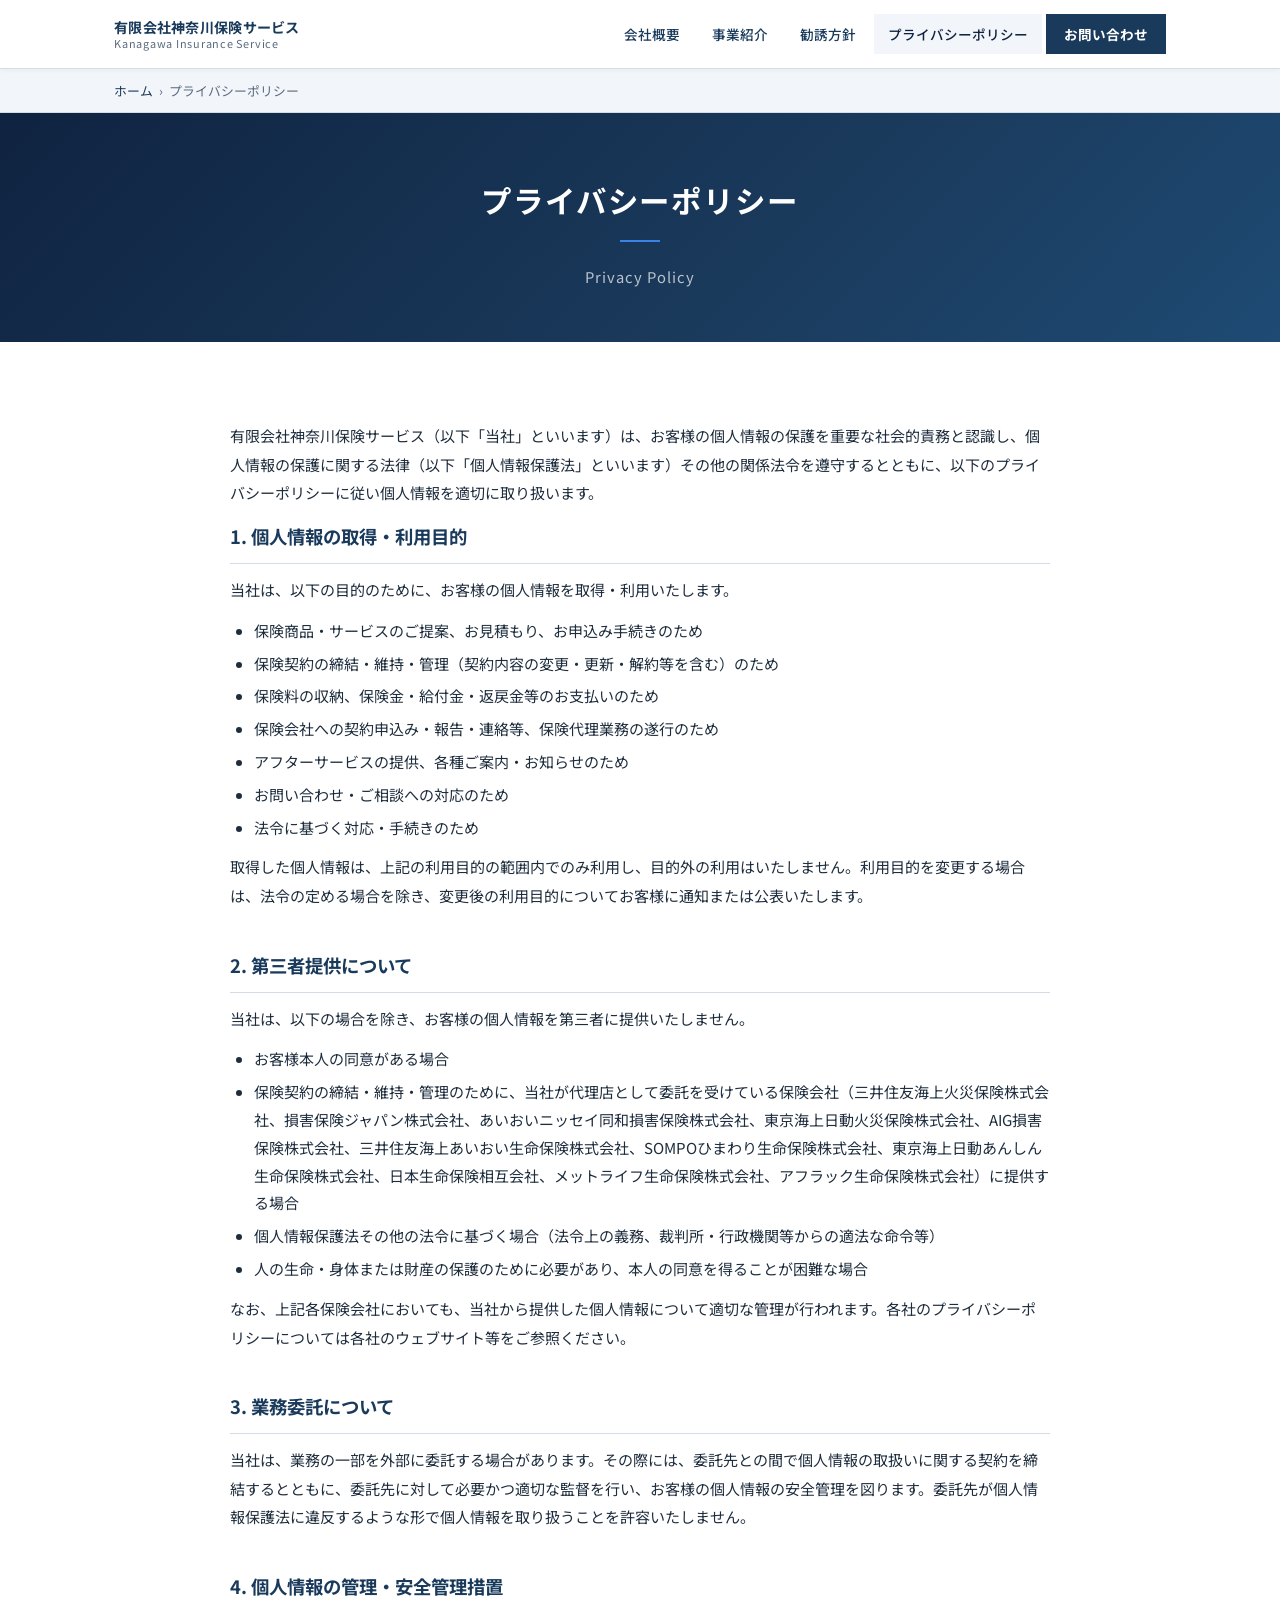
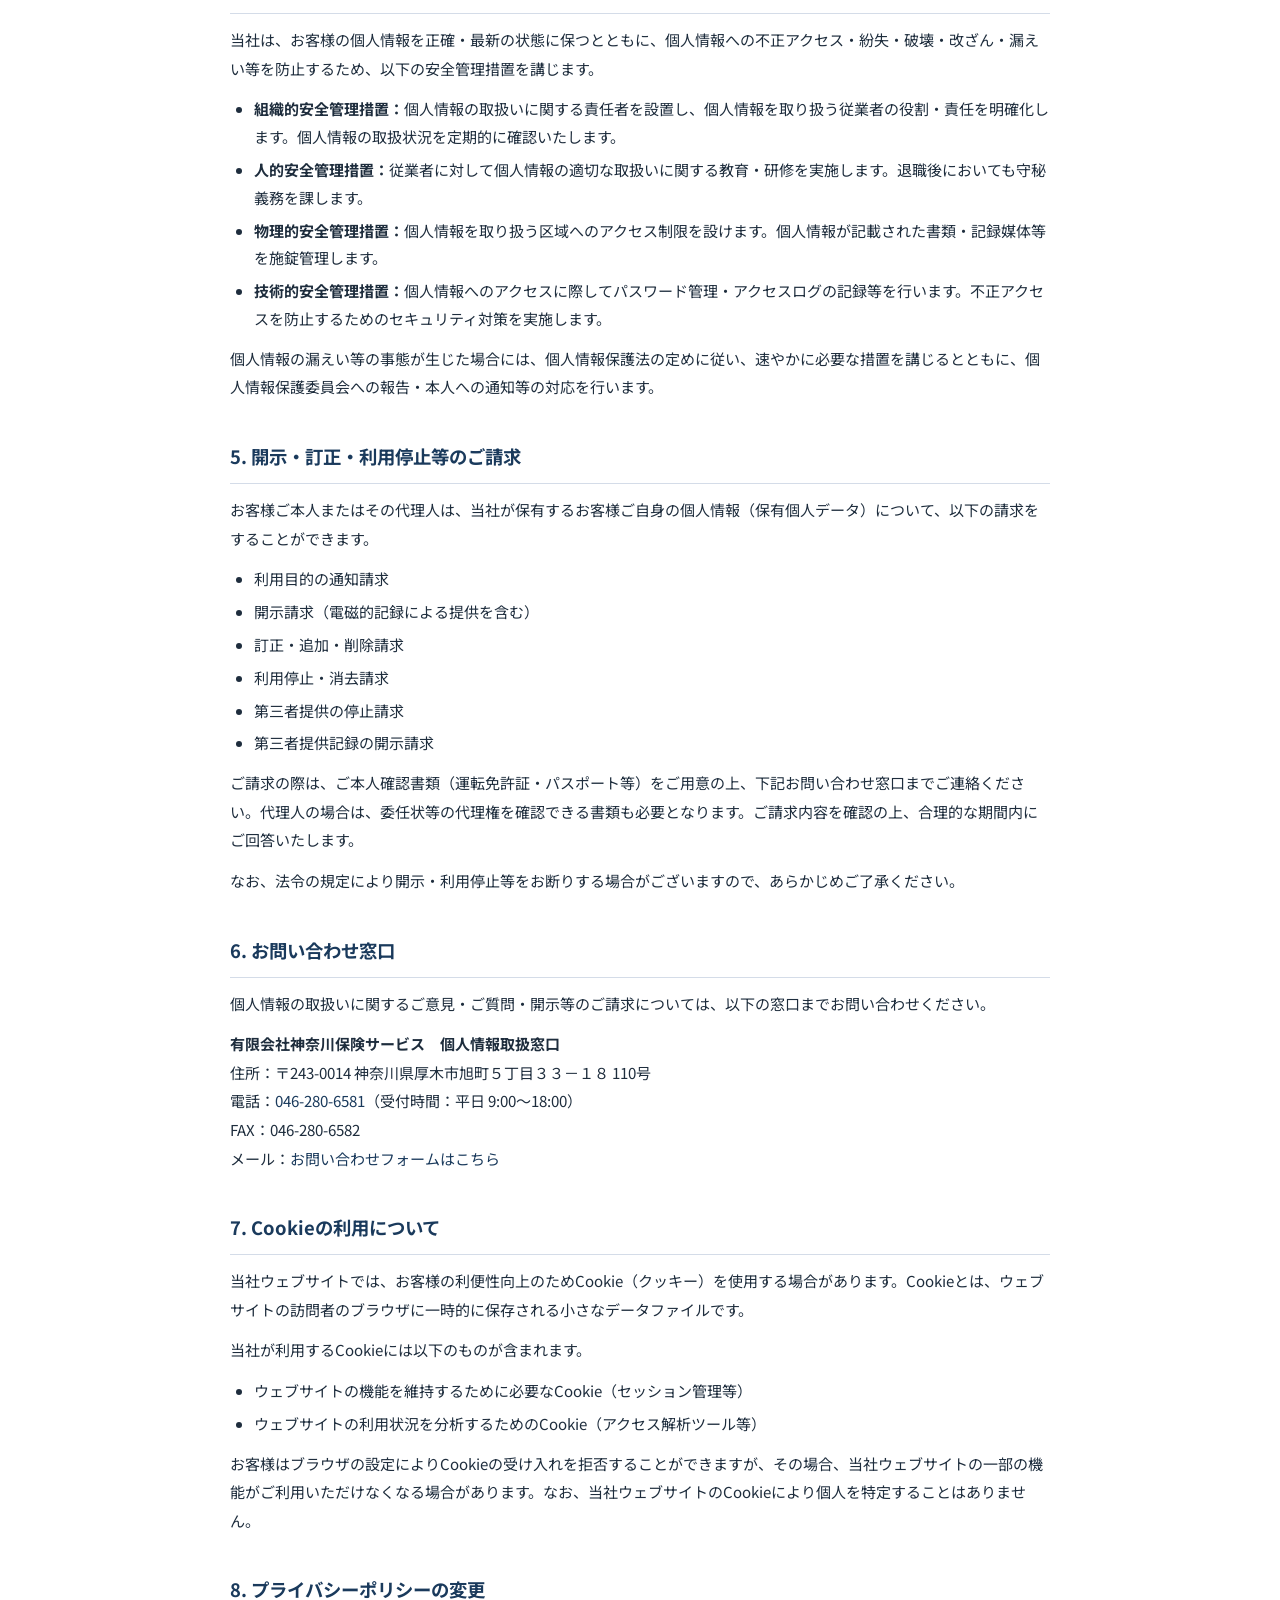
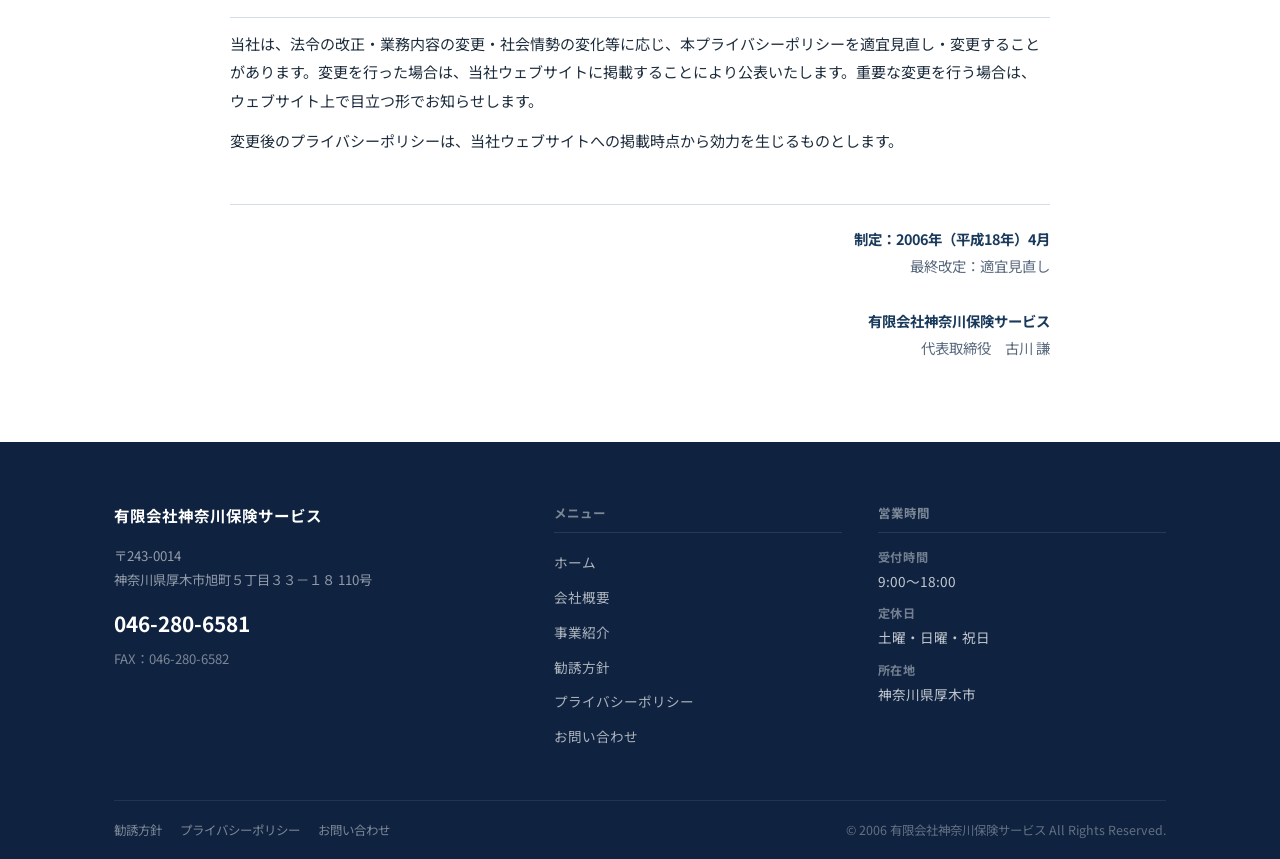
<file: privacy-policy/index.html>
<!DOCTYPE html>
<html lang="ja">
<head>
  <meta charset="UTF-8">
  <meta name="viewport" content="width=device-width, initial-scale=1.0">
  <meta name="description" content="有限会社神奈川保険サービスのプライバシーポリシーです。個人情報の取得・利用目的・第三者提供・管理・開示請求等について定めています。">
  <title>プライバシーポリシー | 有限会社神奈川保険サービス</title>
  <link rel="preconnect" href="https://fonts.googleapis.com">
  <link rel="preconnect" href="https://fonts.gstatic.com" crossorigin>
  <link href="https://fonts.googleapis.com/css2?family=Noto+Sans+JP:wght@300;400;500;700&display=swap" rel="stylesheet">
  <link rel="stylesheet" href="/assets/css/style.css">
</head>
<body>

  <!-- ========== HEADER ========== -->
  <header class="site-header">
    <div class="container">
      <div class="header-inner">
        <a href="/" class="site-logo">
          有限会社神奈川保険サービス
          <span>Kanagawa Insurance Service</span>
        </a>
        <nav class="global-nav" aria-label="グローバルナビゲーション">
          <ul>
            <li><a href="/about/">会社概要</a></li>
            <li><a href="/services/">事業紹介</a></li>
            <li><a href="/solicitation-policy/">勧誘方針</a></li>
            <li><a href="/privacy-policy/" class="current">プライバシーポリシー</a></li>
            <li><a href="/contact/" class="nav-contact-btn">お問い合わせ</a></li>
          </ul>
        </nav>
        <button class="hamburger" id="hamburger" aria-label="メニューを開く" aria-expanded="false" aria-controls="mobileNav">
          <span></span><span></span><span></span>
        </button>
      </div>
    </div>
  </header>

  <!-- Mobile Nav -->
  <nav class="mobile-nav" id="mobileNav" aria-label="モバイルナビゲーション">
    <ul>
      <li><a href="/about/">会社概要</a></li>
      <li><a href="/services/">事業紹介</a></li>
      <li><a href="/solicitation-policy/">勧誘方針</a></li>
      <li><a href="/privacy-policy/">プライバシーポリシー</a></li>
      <li><a href="/contact/">お問い合わせ</a></li>
    </ul>
  </nav>

  <!-- ========== BREADCRUMB ========== -->
  <nav class="breadcrumb" aria-label="パンくずリスト">
    <div class="container">
      <ol>
        <li><a href="/">ホーム</a></li>
        <li>プライバシーポリシー</li>
      </ol>
    </div>
  </nav>

  <!-- ========== PAGE HERO ========== -->
  <div class="page-hero">
    <div class="container">
      <h1 class="page-hero-title">プライバシーポリシー</h1>
      <p class="page-hero-subtitle">Privacy Policy</p>
    </div>
  </div>

  <main>
    <section class="section" aria-labelledby="privacy-policy-title">
      <div class="container">
        <div class="policy-content">

          <p id="privacy-policy-title">有限会社神奈川保険サービス（以下「当社」といいます）は、お客様の個人情報の保護を重要な社会的責務と認識し、個人情報の保護に関する法律（以下「個人情報保護法」といいます）その他の関係法令を遵守するとともに、以下のプライバシーポリシーに従い個人情報を適切に取り扱います。</p>

          <h2>1. 個人情報の取得・利用目的</h2>
          <p>当社は、以下の目的のために、お客様の個人情報を取得・利用いたします。</p>
          <ul>
            <li>保険商品・サービスのご提案、お見積もり、お申込み手続きのため</li>
            <li>保険契約の締結・維持・管理（契約内容の変更・更新・解約等を含む）のため</li>
            <li>保険料の収納、保険金・給付金・返戻金等のお支払いのため</li>
            <li>保険会社への契約申込み・報告・連絡等、保険代理業務の遂行のため</li>
            <li>アフターサービスの提供、各種ご案内・お知らせのため</li>
            <li>お問い合わせ・ご相談への対応のため</li>
            <li>法令に基づく対応・手続きのため</li>
          </ul>
          <p>取得した個人情報は、上記の利用目的の範囲内でのみ利用し、目的外の利用はいたしません。利用目的を変更する場合は、法令の定める場合を除き、変更後の利用目的についてお客様に通知または公表いたします。</p>

          <h2>2. 第三者提供について</h2>
          <p>当社は、以下の場合を除き、お客様の個人情報を第三者に提供いたしません。</p>
          <ul>
            <li>お客様本人の同意がある場合</li>
            <li>保険契約の締結・維持・管理のために、当社が代理店として委託を受けている保険会社（三井住友海上火災保険株式会社、損害保険ジャパン株式会社、あいおいニッセイ同和損害保険株式会社、東京海上日動火災保険株式会社、AIG損害保険株式会社、三井住友海上あいおい生命保険株式会社、SOMPOひまわり生命保険株式会社、東京海上日動あんしん生命保険株式会社、日本生命保険相互会社、メットライフ生命保険株式会社、アフラック生命保険株式会社）に提供する場合</li>
            <li>個人情報保護法その他の法令に基づく場合（法令上の義務、裁判所・行政機関等からの適法な命令等）</li>
            <li>人の生命・身体または財産の保護のために必要があり、本人の同意を得ることが困難な場合</li>
          </ul>
          <p>なお、上記各保険会社においても、当社から提供した個人情報について適切な管理が行われます。各社のプライバシーポリシーについては各社のウェブサイト等をご参照ください。</p>

          <h2>3. 業務委託について</h2>
          <p>当社は、業務の一部を外部に委託する場合があります。その際には、委託先との間で個人情報の取扱いに関する契約を締結するとともに、委託先に対して必要かつ適切な監督を行い、お客様の個人情報の安全管理を図ります。委託先が個人情報保護法に違反するような形で個人情報を取り扱うことを許容いたしません。</p>

          <h2>4. 個人情報の管理・安全管理措置</h2>
          <p>当社は、お客様の個人情報を正確・最新の状態に保つとともに、個人情報への不正アクセス・紛失・破壊・改ざん・漏えい等を防止するため、以下の安全管理措置を講じます。</p>
          <ul>
            <li><strong>組織的安全管理措置：</strong>個人情報の取扱いに関する責任者を設置し、個人情報を取り扱う従業者の役割・責任を明確化します。個人情報の取扱状況を定期的に確認いたします。</li>
            <li><strong>人的安全管理措置：</strong>従業者に対して個人情報の適切な取扱いに関する教育・研修を実施します。退職後においても守秘義務を課します。</li>
            <li><strong>物理的安全管理措置：</strong>個人情報を取り扱う区域へのアクセス制限を設けます。個人情報が記載された書類・記録媒体等を施錠管理します。</li>
            <li><strong>技術的安全管理措置：</strong>個人情報へのアクセスに際してパスワード管理・アクセスログの記録等を行います。不正アクセスを防止するためのセキュリティ対策を実施します。</li>
          </ul>
          <p>個人情報の漏えい等の事態が生じた場合には、個人情報保護法の定めに従い、速やかに必要な措置を講じるとともに、個人情報保護委員会への報告・本人への通知等の対応を行います。</p>

          <h2>5. 開示・訂正・利用停止等のご請求</h2>
          <p>お客様ご本人またはその代理人は、当社が保有するお客様ご自身の個人情報（保有個人データ）について、以下の請求をすることができます。</p>
          <ul>
            <li>利用目的の通知請求</li>
            <li>開示請求（電磁的記録による提供を含む）</li>
            <li>訂正・追加・削除請求</li>
            <li>利用停止・消去請求</li>
            <li>第三者提供の停止請求</li>
            <li>第三者提供記録の開示請求</li>
          </ul>
          <p>ご請求の際は、ご本人確認書類（運転免許証・パスポート等）をご用意の上、下記お問い合わせ窓口までご連絡ください。代理人の場合は、委任状等の代理権を確認できる書類も必要となります。ご請求内容を確認の上、合理的な期間内にご回答いたします。</p>
          <p>なお、法令の規定により開示・利用停止等をお断りする場合がございますので、あらかじめご了承ください。</p>

          <h2>6. お問い合わせ窓口</h2>
          <p>個人情報の取扱いに関するご意見・ご質問・開示等のご請求については、以下の窓口までお問い合わせください。</p>
          <p>
            <strong>有限会社神奈川保険サービス　個人情報取扱窓口</strong><br>
            住所：〒243-0014 神奈川県厚木市旭町５丁目３３－１８ 110号<br>
            電話：<a href="tel:046-280-6581">046-280-6581</a>（受付時間：平日 9:00〜18:00）<br>
            FAX：046-280-6582<br>
            メール：<a href="/contact/">お問い合わせフォームはこちら</a>
          </p>

          <h2>7. Cookieの利用について</h2>
          <p>当社ウェブサイトでは、お客様の利便性向上のためCookie（クッキー）を使用する場合があります。Cookieとは、ウェブサイトの訪問者のブラウザに一時的に保存される小さなデータファイルです。</p>
          <p>当社が利用するCookieには以下のものが含まれます。</p>
          <ul>
            <li>ウェブサイトの機能を維持するために必要なCookie（セッション管理等）</li>
            <li>ウェブサイトの利用状況を分析するためのCookie（アクセス解析ツール等）</li>
          </ul>
          <p>お客様はブラウザの設定によりCookieの受け入れを拒否することができますが、その場合、当社ウェブサイトの一部の機能がご利用いただけなくなる場合があります。なお、当社ウェブサイトのCookieにより個人を特定することはありません。</p>

          <h2>8. プライバシーポリシーの変更</h2>
          <p>当社は、法令の改正・業務内容の変更・社会情勢の変化等に応じ、本プライバシーポリシーを適宜見直し・変更することがあります。変更を行った場合は、当社ウェブサイトに掲載することにより公表いたします。重要な変更を行う場合は、ウェブサイト上で目立つ形でお知らせします。</p>
          <p>変更後のプライバシーポリシーは、当社ウェブサイトへの掲載時点から効力を生じるものとします。</p>

          <div class="policy-footer">
            <strong>制定：2006年（平成18年）4月</strong><br>
            最終改定：適宜見直し<br><br>
            <strong>有限会社神奈川保険サービス</strong><br>
            代表取締役　古川 謙
          </div>

        </div>
      </div>
    </section>
  </main>

  <!-- ========== FOOTER ========== -->
  <footer class="site-footer">
    <div class="container">
      <div class="footer-grid">
        <div class="footer-brand">
          <p class="footer-logo">有限会社神奈川保険サービス</p>
          <p>
            〒243-0014<br>
            神奈川県厚木市旭町５丁目３３－１８ 110号
          </p>
          <span class="footer-tel">046-280-6581</span>
          <span class="footer-fax">FAX：046-280-6582</span>
        </div>
        <nav class="footer-nav" aria-label="フッターナビゲーション">
          <h4>メニュー</h4>
          <ul>
            <li><a href="/">ホーム</a></li>
            <li><a href="/about/">会社概要</a></li>
            <li><a href="/services/">事業紹介</a></li>
            <li><a href="/solicitation-policy/">勧誘方針</a></li>
            <li><a href="/privacy-policy/">プライバシーポリシー</a></li>
            <li><a href="/contact/">お問い合わせ</a></li>
          </ul>
        </nav>
        <div class="footer-hours">
          <h4>営業時間</h4>
          <dl>
            <dt>受付時間</dt>
            <dd>9:00〜18:00</dd>
            <dt>定休日</dt>
            <dd>土曜・日曜・祝日</dd>
            <dt>所在地</dt>
            <dd>神奈川県厚木市</dd>
          </dl>
        </div>
      </div>
      <div class="footer-bottom">
        <div class="footer-bottom-links">
          <a href="/solicitation-policy/">勧誘方針</a>
          <a href="/privacy-policy/">プライバシーポリシー</a>
          <a href="/contact/">お問い合わせ</a>
        </div>
        <p class="footer-copy">
          &copy; 2006 有限会社神奈川保険サービス All Rights Reserved.
        </p>
      </div>
    </div>
  </footer>

  <script>
    (function () {
      var hamburger = document.getElementById('hamburger');
      var mobileNav = document.getElementById('mobileNav');
      hamburger.addEventListener('click', function () {
        var isOpen = mobileNav.classList.toggle('open');
        hamburger.classList.toggle('open', isOpen);
        hamburger.setAttribute('aria-expanded', 'false');
        document.body.style.overflow = isOpen ? 'hidden' : '';
      });
      mobileNav.querySelectorAll('a').forEach(function (a) {
        a.addEventListener('click', function () {
          mobileNav.classList.remove('open');
          hamburger.classList.remove('open');
          hamburger.setAttribute('aria-expanded', 'false');
          document.body.style.overflow = '';
        });
      });
    })();
  </script>
</body>
</html>
</file>
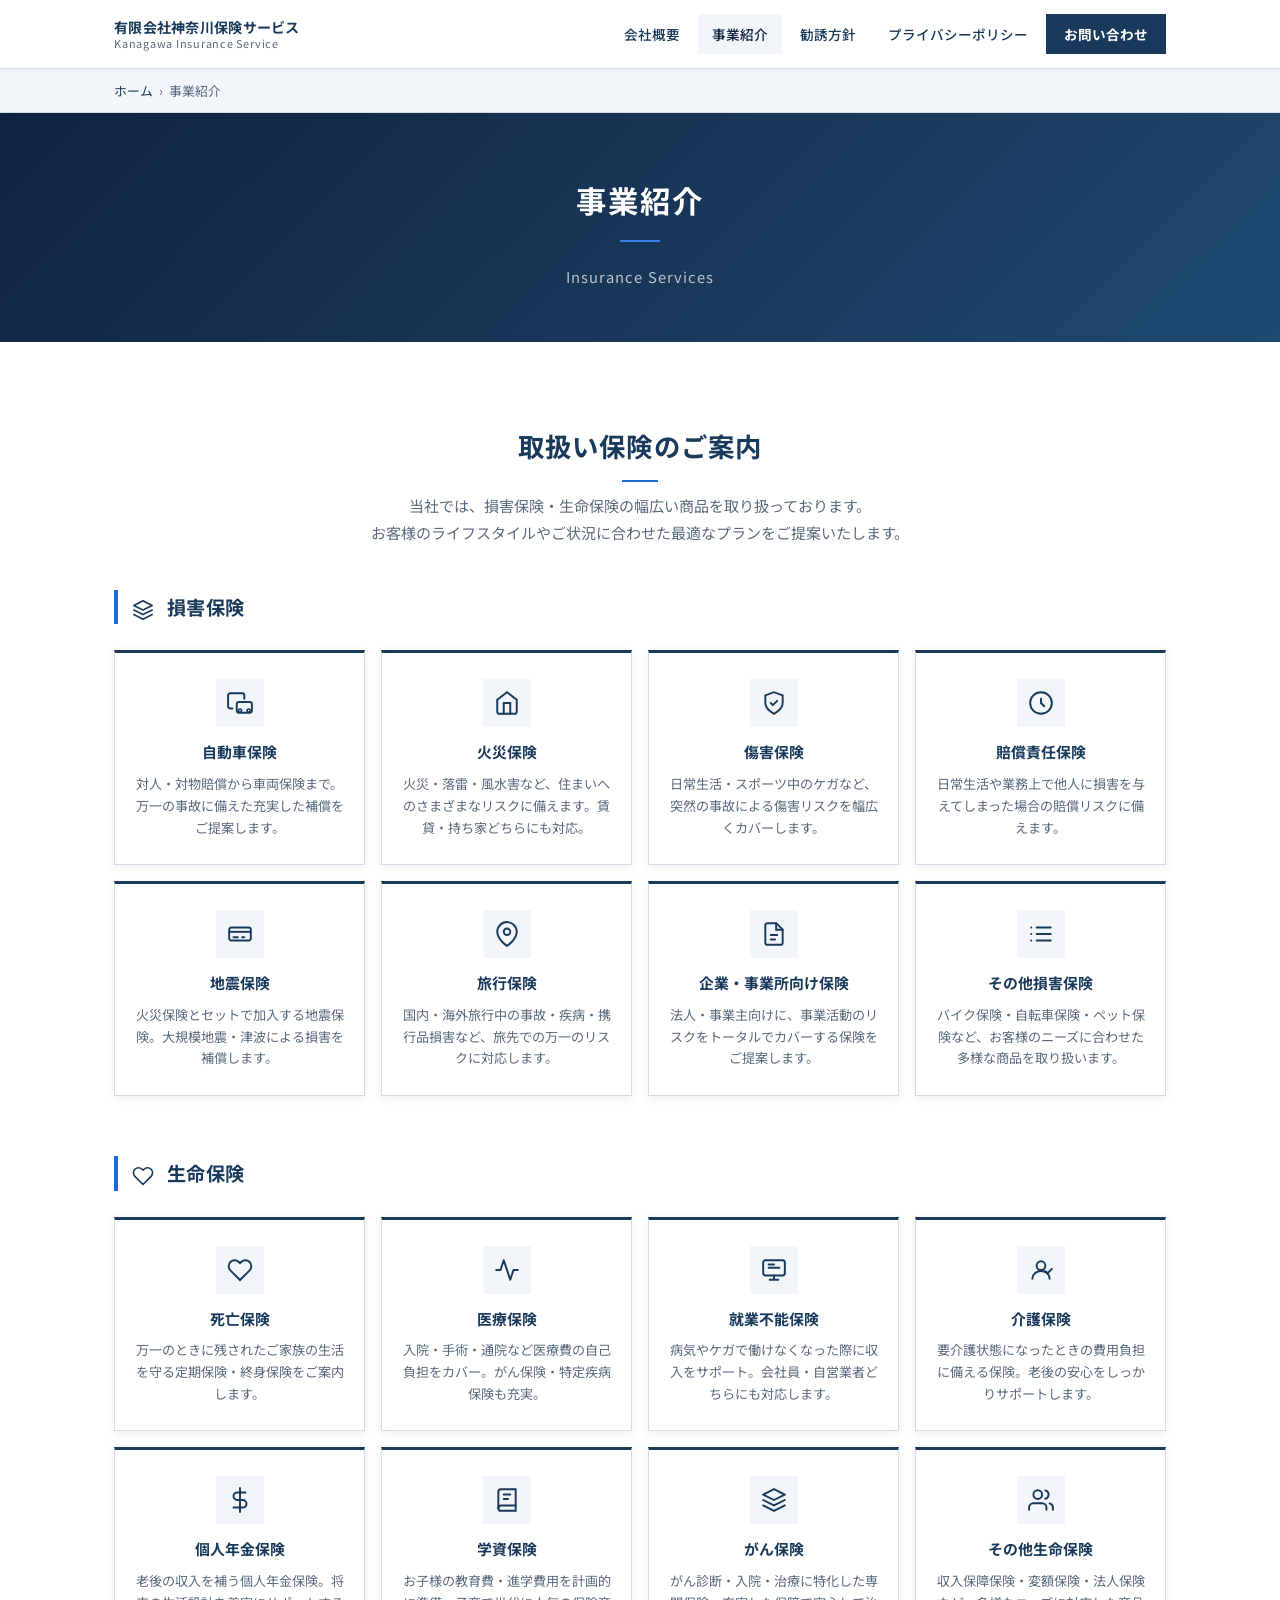
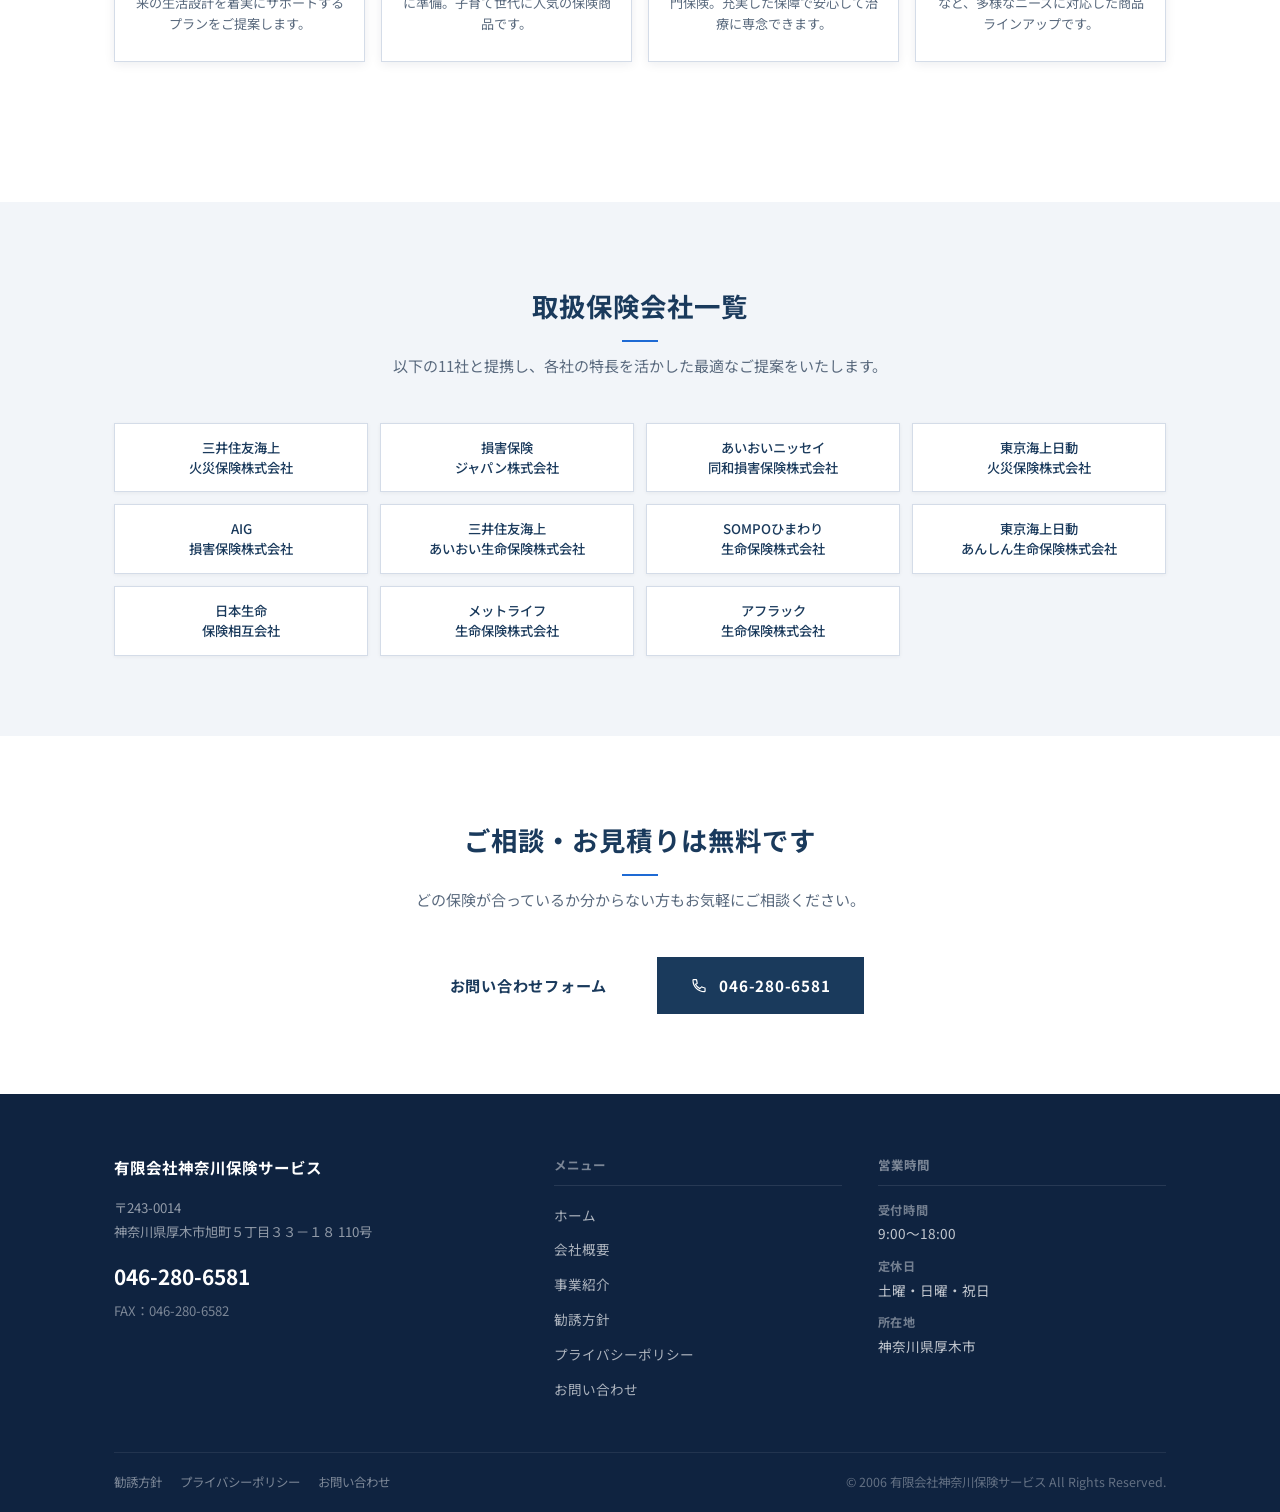
<file: services/index.html>
<!DOCTYPE html>
<html lang="ja">
<head>
  <meta charset="UTF-8">
  <meta name="viewport" content="width=device-width, initial-scale=1.0">
  <meta name="description" content="有限会社神奈川保険サービスの事業紹介ページ。自動車保険・火災保険・生命保険・医療保険など幅広い保険を取り扱い。三井住友海上・損保ジャパンなど11社から最適なプランをご提案。">
  <title>事業紹介 | 有限会社神奈川保険サービス</title>
  <link rel="preconnect" href="https://fonts.googleapis.com">
  <link rel="preconnect" href="https://fonts.gstatic.com" crossorigin>
  <link href="https://fonts.googleapis.com/css2?family=Noto+Sans+JP:wght@300;400;500;700&display=swap" rel="stylesheet">
  <link rel="stylesheet" href="/assets/css/style.css">
</head>
<body>

  <!-- ========== HEADER ========== -->
  <header class="site-header">
    <div class="container">
      <div class="header-inner">
        <a href="/" class="site-logo">
          有限会社神奈川保険サービス
          <span>Kanagawa Insurance Service</span>
        </a>
        <nav class="global-nav" aria-label="グローバルナビゲーション">
          <ul>
            <li><a href="/about/">会社概要</a></li>
            <li><a href="/services/" class="current">事業紹介</a></li>
            <li><a href="/solicitation-policy/">勧誘方針</a></li>
            <li><a href="/privacy-policy/">プライバシーポリシー</a></li>
            <li><a href="/contact/" class="nav-contact-btn">お問い合わせ</a></li>
          </ul>
        </nav>
        <button class="hamburger" id="hamburger" aria-label="メニューを開く" aria-expanded="false" aria-controls="mobileNav">
          <span></span><span></span><span></span>
        </button>
      </div>
    </div>
  </header>

  <!-- Mobile Nav -->
  <nav class="mobile-nav" id="mobileNav" aria-label="モバイルナビゲーション">
    <ul>
      <li><a href="/about/">会社概要</a></li>
      <li><a href="/services/">事業紹介</a></li>
      <li><a href="/solicitation-policy/">勧誘方針</a></li>
      <li><a href="/privacy-policy/">プライバシーポリシー</a></li>
      <li><a href="/contact/">お問い合わせ</a></li>
    </ul>
  </nav>

  <!-- ========== BREADCRUMB ========== -->
  <nav class="breadcrumb" aria-label="パンくずリスト">
    <div class="container">
      <ol>
        <li><a href="/">ホーム</a></li>
        <li>事業紹介</li>
      </ol>
    </div>
  </nav>

  <!-- ========== PAGE HERO ========== -->
  <div class="page-hero">
    <div class="container">
      <h1 class="page-hero-title">事業紹介</h1>
      <p class="page-hero-subtitle">Insurance Services</p>
    </div>
  </div>

  <main>

    <!-- ========== INTRO ========== -->
    <section class="section">
      <div class="container">
        <h2 class="section-title">取扱い保険のご案内</h2>
        <p class="section-lead">
          当社では、損害保険・生命保険の幅広い商品を取り扱っております。<br>
          お客様のライフスタイルやご状況に合わせた最適なプランをご提案いたします。
        </p>

        <!-- ===== DAMAGE INSURANCE ===== -->
        <div class="services-category">
          <h3 class="services-category-title">
            <svg width="22" height="22" viewBox="0 0 24 24" fill="none" xmlns="http://www.w3.org/2000/svg" style="display:inline;vertical-align:middle;margin-right:8px;"><path d="M12 2L2 7l10 5 10-5-10-5zM2 17l10 5 10-5M2 12l10 5 10-5" stroke="#1a3a5c" stroke-width="1.8" stroke-linecap="round" stroke-linejoin="round"/></svg>
            損害保険
          </h3>
          <div class="services-grid">

            <article class="service-card">
              <div class="service-card-icon" aria-hidden="true">
                <svg viewBox="0 0 24 24" fill="none" xmlns="http://www.w3.org/2000/svg">
                  <path d="M5 17H3a2 2 0 01-2-2V5a2 2 0 012-2h11a2 2 0 012 2v3" stroke="currentColor" stroke-width="1.8" stroke-linecap="round"/>
                  <rect x="9" y="11" width="14" height="10" rx="2" stroke="currentColor" stroke-width="1.8" fill="none"/>
                  <circle cx="12" cy="19" r="1.5" stroke="currentColor" stroke-width="1.5" fill="none"/>
                  <circle cx="20" cy="19" r="1.5" stroke="currentColor" stroke-width="1.5" fill="none"/>
                </svg>
              </div>
              <h4>自動車保険</h4>
              <p>対人・対物賠償から車両保険まで。万一の事故に備えた充実した補償をご提案します。</p>
            </article>

            <article class="service-card">
              <div class="service-card-icon" aria-hidden="true">
                <svg viewBox="0 0 24 24" fill="none" xmlns="http://www.w3.org/2000/svg">
                  <path d="M3 9l9-7 9 7v11a2 2 0 01-2 2H5a2 2 0 01-2-2V9z" stroke="currentColor" stroke-width="1.8" fill="none"/>
                  <path d="M9 22V12h6v10" stroke="currentColor" stroke-width="1.8" stroke-linecap="round"/>
                </svg>
              </div>
              <h4>火災保険</h4>
              <p>火災・落雷・風水害など、住まいへのさまざまなリスクに備えます。賃貸・持ち家どちらにも対応。</p>
            </article>

            <article class="service-card">
              <div class="service-card-icon" aria-hidden="true">
                <svg viewBox="0 0 24 24" fill="none" xmlns="http://www.w3.org/2000/svg">
                  <path d="M12 22s8-4 8-10V5l-8-3-8 3v7c0 6 8 10 8 10z" stroke="currentColor" stroke-width="1.8" fill="none"/>
                  <path d="M9 12l2 2 4-4" stroke="currentColor" stroke-width="1.8" stroke-linecap="round" stroke-linejoin="round"/>
                </svg>
              </div>
              <h4>傷害保険</h4>
              <p>日常生活・スポーツ中のケガなど、突然の事故による傷害リスクを幅広くカバーします。</p>
            </article>

            <article class="service-card">
              <div class="service-card-icon" aria-hidden="true">
                <svg viewBox="0 0 24 24" fill="none" xmlns="http://www.w3.org/2000/svg">
                  <circle cx="12" cy="12" r="10" stroke="currentColor" stroke-width="1.8" fill="none"/>
                  <path d="M12 8v4l3 3" stroke="currentColor" stroke-width="1.8" stroke-linecap="round"/>
                </svg>
              </div>
              <h4>賠償責任保険</h4>
              <p>日常生活や業務上で他人に損害を与えてしまった場合の賠償リスクに備えます。</p>
            </article>

            <article class="service-card">
              <div class="service-card-icon" aria-hidden="true">
                <svg viewBox="0 0 24 24" fill="none" xmlns="http://www.w3.org/2000/svg">
                  <rect x="2" y="6" width="20" height="12" rx="2" stroke="currentColor" stroke-width="1.8" fill="none"/>
                  <path d="M2 10h20" stroke="currentColor" stroke-width="1.8"/>
                  <path d="M6 15h4M14 15h2" stroke="currentColor" stroke-width="1.8" stroke-linecap="round"/>
                </svg>
              </div>
              <h4>地震保険</h4>
              <p>火災保険とセットで加入する地震保険。大規模地震・津波による損害を補償します。</p>
            </article>

            <article class="service-card">
              <div class="service-card-icon" aria-hidden="true">
                <svg viewBox="0 0 24 24" fill="none" xmlns="http://www.w3.org/2000/svg">
                  <path d="M21 10c0 7-9 13-9 13S3 17 3 10a9 9 0 0118 0z" stroke="currentColor" stroke-width="1.8" fill="none"/>
                  <circle cx="12" cy="10" r="3" stroke="currentColor" stroke-width="1.8" fill="none"/>
                </svg>
              </div>
              <h4>旅行保険</h4>
              <p>国内・海外旅行中の事故・疾病・携行品損害など、旅先での万一のリスクに対応します。</p>
            </article>

            <article class="service-card">
              <div class="service-card-icon" aria-hidden="true">
                <svg viewBox="0 0 24 24" fill="none" xmlns="http://www.w3.org/2000/svg">
                  <path d="M14 2H6a2 2 0 00-2 2v16a2 2 0 002 2h12a2 2 0 002-2V8l-6-6z" stroke="currentColor" stroke-width="1.8" fill="none"/>
                  <path d="M14 2v6h6M9 13h6M9 17h4" stroke="currentColor" stroke-width="1.8" stroke-linecap="round"/>
                </svg>
              </div>
              <h4>企業・事業所向け保険</h4>
              <p>法人・事業主向けに、事業活動のリスクをトータルでカバーする保険をご提案します。</p>
            </article>

            <article class="service-card">
              <div class="service-card-icon" aria-hidden="true">
                <svg viewBox="0 0 24 24" fill="none" xmlns="http://www.w3.org/2000/svg">
                  <path d="M8 6h13M8 12h13M8 18h13M3 6h.01M3 12h.01M3 18h.01" stroke="currentColor" stroke-width="1.8" stroke-linecap="round" stroke-linejoin="round"/>
                </svg>
              </div>
              <h4>その他損害保険</h4>
              <p>バイク保険・自転車保険・ペット保険など、お客様のニーズに合わせた多様な商品を取り扱います。</p>
            </article>

          </div>
        </div>

        <!-- ===== LIFE INSURANCE ===== -->
        <div class="services-category">
          <h3 class="services-category-title">
            <svg width="22" height="22" viewBox="0 0 24 24" fill="none" xmlns="http://www.w3.org/2000/svg" style="display:inline;vertical-align:middle;margin-right:8px;"><path d="M20.84 4.61a5.5 5.5 0 00-7.78 0L12 5.67l-1.06-1.06a5.5 5.5 0 00-7.78 7.78l1.06 1.06L12 21.23l7.78-7.78 1.06-1.06a5.5 5.5 0 000-7.78z" stroke="#1a3a5c" stroke-width="1.8" fill="none" stroke-linecap="round" stroke-linejoin="round"/></svg>
            生命保険
          </h3>
          <div class="services-grid">

            <article class="service-card">
              <div class="service-card-icon" aria-hidden="true">
                <svg viewBox="0 0 24 24" fill="none" xmlns="http://www.w3.org/2000/svg">
                  <path d="M20.84 4.61a5.5 5.5 0 00-7.78 0L12 5.67l-1.06-1.06a5.5 5.5 0 00-7.78 7.78l1.06 1.06L12 21.23l7.78-7.78 1.06-1.06a5.5 5.5 0 000-7.78z" stroke="currentColor" stroke-width="1.8" fill="none"/>
                </svg>
              </div>
              <h4>死亡保険</h4>
              <p>万一のときに残されたご家族の生活を守る定期保険・終身保険をご案内します。</p>
            </article>

            <article class="service-card">
              <div class="service-card-icon" aria-hidden="true">
                <svg viewBox="0 0 24 24" fill="none" xmlns="http://www.w3.org/2000/svg">
                  <path d="M22 12h-4l-3 9L9 3l-3 9H2" stroke="currentColor" stroke-width="1.8" stroke-linecap="round" stroke-linejoin="round"/>
                </svg>
              </div>
              <h4>医療保険</h4>
              <p>入院・手術・通院など医療費の自己負担をカバー。がん保険・特定疾病保険も充実。</p>
            </article>

            <article class="service-card">
              <div class="service-card-icon" aria-hidden="true">
                <svg viewBox="0 0 24 24" fill="none" xmlns="http://www.w3.org/2000/svg">
                  <rect x="2" y="3" width="20" height="14" rx="2" stroke="currentColor" stroke-width="1.8" fill="none"/>
                  <path d="M8 21h8M12 17v4" stroke="currentColor" stroke-width="1.8" stroke-linecap="round"/>
                  <path d="M7 10h10M7 7h5" stroke="currentColor" stroke-width="1.8" stroke-linecap="round"/>
                </svg>
              </div>
              <h4>就業不能保険</h4>
              <p>病気やケガで働けなくなった際に収入をサポート。会社員・自営業者どちらにも対応します。</p>
            </article>

            <article class="service-card">
              <div class="service-card-icon" aria-hidden="true">
                <svg viewBox="0 0 24 24" fill="none" xmlns="http://www.w3.org/2000/svg">
                  <circle cx="12" cy="8" r="4" stroke="currentColor" stroke-width="1.8" fill="none"/>
                  <path d="M4 20c0-4 3.582-7 8-7s8 3 8 7" stroke="currentColor" stroke-width="1.8" stroke-linecap="round"/>
                  <path d="M16 13l2 2 4-4" stroke="currentColor" stroke-width="1.8" stroke-linecap="round" stroke-linejoin="round"/>
                </svg>
              </div>
              <h4>介護保険</h4>
              <p>要介護状態になったときの費用負担に備える保険。老後の安心をしっかりサポートします。</p>
            </article>

            <article class="service-card">
              <div class="service-card-icon" aria-hidden="true">
                <svg viewBox="0 0 24 24" fill="none" xmlns="http://www.w3.org/2000/svg">
                  <line x1="12" y1="1" x2="12" y2="23" stroke="currentColor" stroke-width="1.8" stroke-linecap="round"/>
                  <path d="M17 5H9.5a3.5 3.5 0 000 7h5a3.5 3.5 0 010 7H6" stroke="currentColor" stroke-width="1.8" stroke-linecap="round"/>
                </svg>
              </div>
              <h4>個人年金保険</h4>
              <p>老後の収入を補う個人年金保険。将来の生活設計を着実にサポートするプランをご提案します。</p>
            </article>

            <article class="service-card">
              <div class="service-card-icon" aria-hidden="true">
                <svg viewBox="0 0 24 24" fill="none" xmlns="http://www.w3.org/2000/svg">
                  <path d="M4 19.5A2.5 2.5 0 016.5 17H20" stroke="currentColor" stroke-width="1.8" stroke-linecap="round"/>
                  <path d="M6.5 2H20v20H6.5A2.5 2.5 0 014 19.5v-15A2.5 2.5 0 016.5 2z" stroke="currentColor" stroke-width="1.8" fill="none"/>
                  <path d="M9 7h6M9 11h4" stroke="currentColor" stroke-width="1.8" stroke-linecap="round"/>
                </svg>
              </div>
              <h4>学資保険</h4>
              <p>お子様の教育費・進学費用を計画的に準備。子育て世代に人気の保険商品です。</p>
            </article>

            <article class="service-card">
              <div class="service-card-icon" aria-hidden="true">
                <svg viewBox="0 0 24 24" fill="none" xmlns="http://www.w3.org/2000/svg">
                  <path d="M12 2L2 7l10 5 10-5-10-5z" stroke="currentColor" stroke-width="1.8" stroke-linecap="round" stroke-linejoin="round"/>
                  <path d="M2 17l10 5 10-5" stroke="currentColor" stroke-width="1.8" stroke-linecap="round"/>
                  <path d="M2 12l10 5 10-5" stroke="currentColor" stroke-width="1.8" stroke-linecap="round"/>
                </svg>
              </div>
              <h4>がん保険</h4>
              <p>がん診断・入院・治療に特化した専門保険。充実した保障で安心して治療に専念できます。</p>
            </article>

            <article class="service-card">
              <div class="service-card-icon" aria-hidden="true">
                <svg viewBox="0 0 24 24" fill="none" xmlns="http://www.w3.org/2000/svg">
                  <path d="M17 21v-2a4 4 0 00-4-4H5a4 4 0 00-4 4v2" stroke="currentColor" stroke-width="1.8" stroke-linecap="round"/>
                  <circle cx="9" cy="7" r="4" stroke="currentColor" stroke-width="1.8" fill="none"/>
                  <path d="M23 21v-2a4 4 0 00-3-3.87M16 3.13a4 4 0 010 7.75" stroke="currentColor" stroke-width="1.8" stroke-linecap="round"/>
                </svg>
              </div>
              <h4>その他生命保険</h4>
              <p>収入保障保険・変額保険・法人保険など、多様なニーズに対応した商品ラインアップです。</p>
            </article>

          </div>
        </div>

      </div>
    </section>

    <!-- ========== INSURANCE COMPANIES ========== -->
    <section class="section section-alt" aria-labelledby="companies-title">
      <div class="container">
        <h2 class="section-title" id="companies-title">取扱保険会社一覧</h2>
        <p class="section-lead">以下の11社と提携し、各社の特長を活かした最適なご提案をいたします。</p>
        <div class="companies-card-grid">
          <div class="companies-card">三井住友海上<br>火災保険株式会社</div>
          <div class="companies-card">損害保険<br>ジャパン株式会社</div>
          <div class="companies-card">あいおいニッセイ<br>同和損害保険株式会社</div>
          <div class="companies-card">東京海上日動<br>火災保険株式会社</div>
          <div class="companies-card">AIG<br>損害保険株式会社</div>
          <div class="companies-card">三井住友海上<br>あいおい生命保険株式会社</div>
          <div class="companies-card">SOMPOひまわり<br>生命保険株式会社</div>
          <div class="companies-card">東京海上日動<br>あんしん生命保険株式会社</div>
          <div class="companies-card">日本生命<br>保険相互会社</div>
          <div class="companies-card">メットライフ<br>生命保険株式会社</div>
          <div class="companies-card">アフラック<br>生命保険株式会社</div>
        </div>
      </div>
    </section>

    <!-- ========== CTA ========== -->
    <section class="section">
      <div class="container text-center">
        <h2 class="section-title">ご相談・お見積りは無料です</h2>
        <p class="section-lead">どの保険が合っているか分からない方もお気軽にご相談ください。</p>
        <div style="display:flex;gap:16px;justify-content:center;flex-wrap:wrap;">
          <a href="/contact/" class="btn btn-primary">お問い合わせフォーム</a>
          <a href="tel:046-280-6581" class="btn btn-navy">
            <svg width="16" height="16" viewBox="0 0 24 24" fill="none" xmlns="http://www.w3.org/2000/svg" style="display:inline;vertical-align:middle;margin-right:6px;"><path d="M6.6 10.8a15.6 15.6 0 006.6 6.6l2.2-2.2a1 1 0 011.11-.24 11.36 11.36 0 003.56 1.17 1 1 0 011 1V21a1 1 0 01-1 1A17 17 0 013 5a1 1 0 011-1h3.5a1 1 0 011 1c.1 1.25.37 2.44.77 3.56a1 1 0 01-.25 1.11L6.6 10.8z" stroke="currentColor" stroke-width="1.8" stroke-linecap="round" stroke-linejoin="round"/></svg>
            046-280-6581
          </a>
        </div>
      </div>
    </section>

  </main>

  <!-- ========== FOOTER ========== -->
  <footer class="site-footer">
    <div class="container">
      <div class="footer-grid">
        <div class="footer-brand">
          <p class="footer-logo">有限会社神奈川保険サービス</p>
          <p>
            〒243-0014<br>
            神奈川県厚木市旭町５丁目３３－１８ 110号
          </p>
          <span class="footer-tel">046-280-6581</span>
          <span class="footer-fax">FAX：046-280-6582</span>
        </div>
        <nav class="footer-nav" aria-label="フッターナビゲーション">
          <h4>メニュー</h4>
          <ul>
            <li><a href="/">ホーム</a></li>
            <li><a href="/about/">会社概要</a></li>
            <li><a href="/services/">事業紹介</a></li>
            <li><a href="/solicitation-policy/">勧誘方針</a></li>
            <li><a href="/privacy-policy/">プライバシーポリシー</a></li>
            <li><a href="/contact/">お問い合わせ</a></li>
          </ul>
        </nav>
        <div class="footer-hours">
          <h4>営業時間</h4>
          <dl>
            <dt>受付時間</dt>
            <dd>9:00〜18:00</dd>
            <dt>定休日</dt>
            <dd>土曜・日曜・祝日</dd>
            <dt>所在地</dt>
            <dd>神奈川県厚木市</dd>
          </dl>
        </div>
      </div>
      <div class="footer-bottom">
        <div class="footer-bottom-links">
          <a href="/solicitation-policy/">勧誘方針</a>
          <a href="/privacy-policy/">プライバシーポリシー</a>
          <a href="/contact/">お問い合わせ</a>
        </div>
        <p class="footer-copy">
          &copy; 2006 有限会社神奈川保険サービス All Rights Reserved.
        </p>
      </div>
    </div>
  </footer>

  <script>
    (function () {
      var hamburger = document.getElementById('hamburger');
      var mobileNav = document.getElementById('mobileNav');
      hamburger.addEventListener('click', function () {
        var isOpen = mobileNav.classList.toggle('open');
        hamburger.classList.toggle('open', isOpen);
        hamburger.setAttribute('aria-expanded', isOpen ? 'true' : 'false');
        document.body.style.overflow = isOpen ? 'hidden' : '';
      });
      mobileNav.querySelectorAll('a').forEach(function (a) {
        a.addEventListener('click', function () {
          mobileNav.classList.remove('open');
          hamburger.classList.remove('open');
          hamburger.setAttribute('aria-expanded', 'false');
          document.body.style.overflow = '';
        });
      });
    })();
  </script>
</body>
</html>
</file>
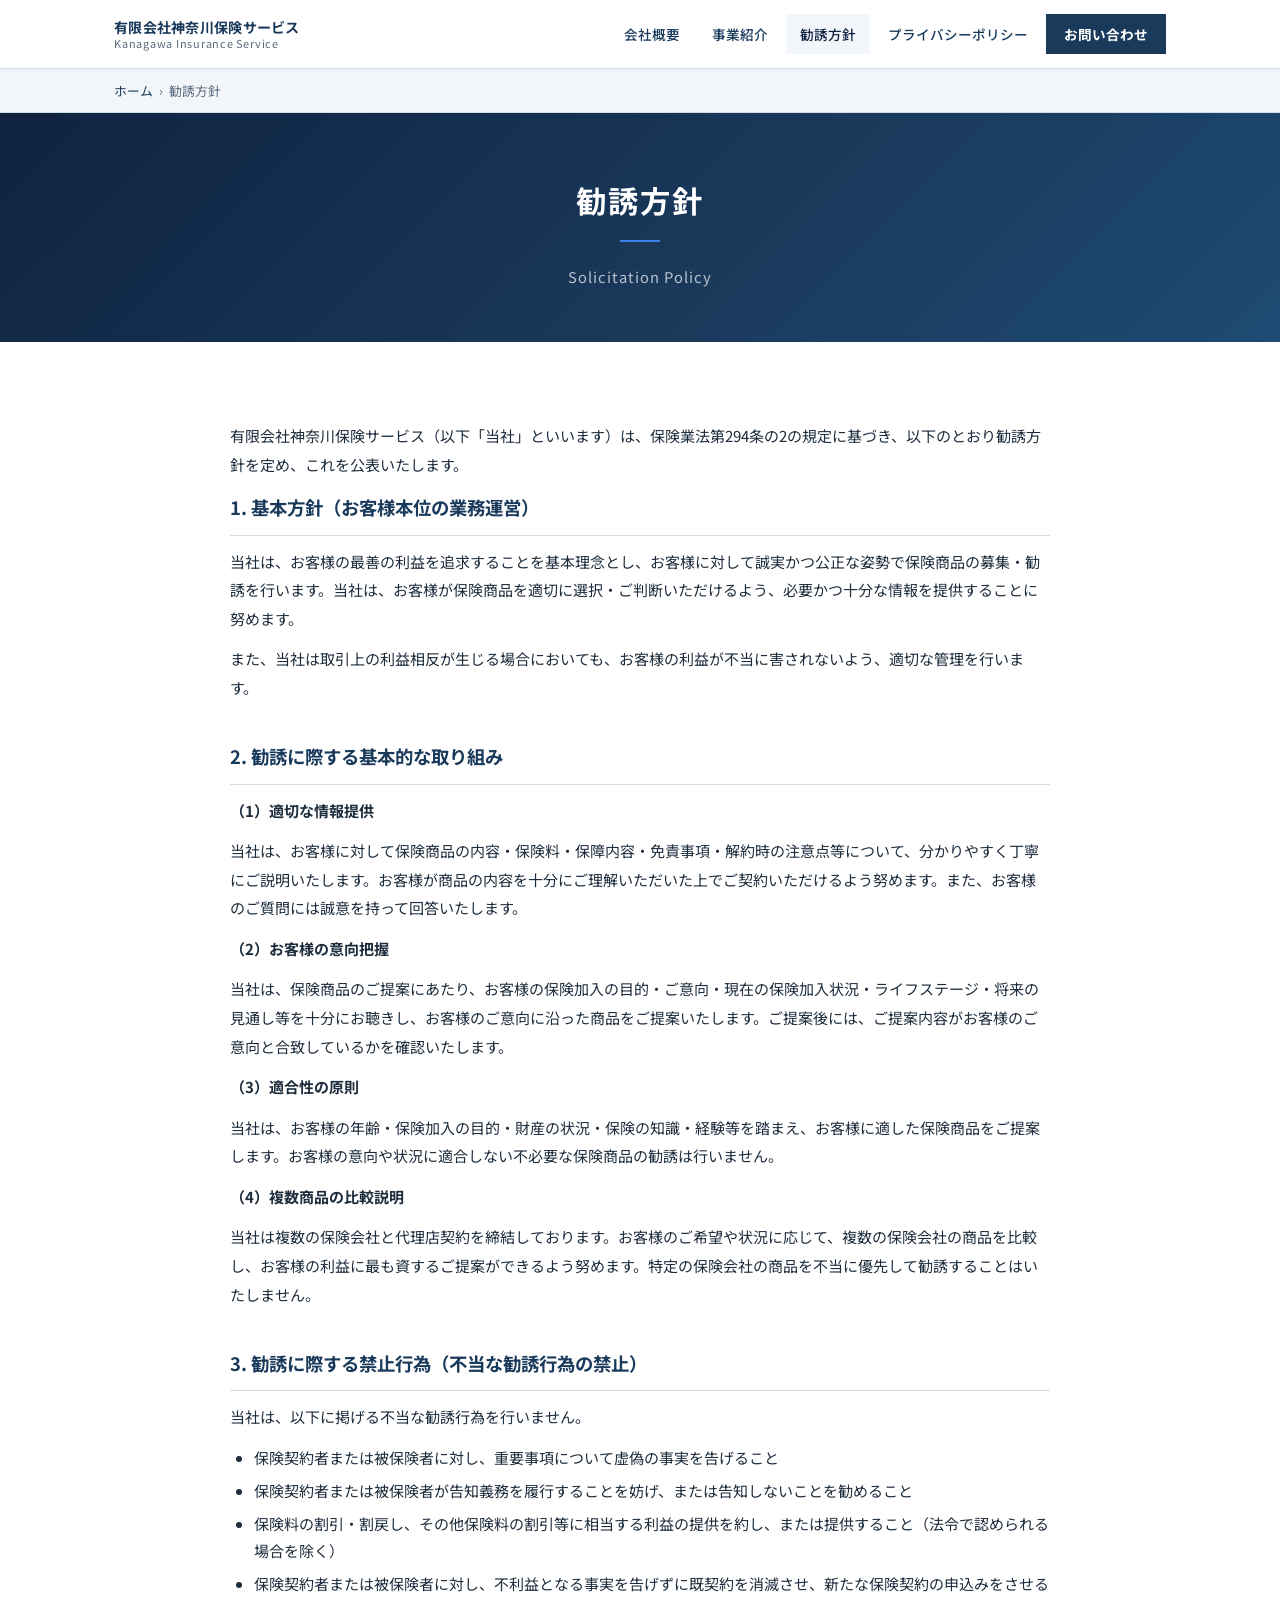
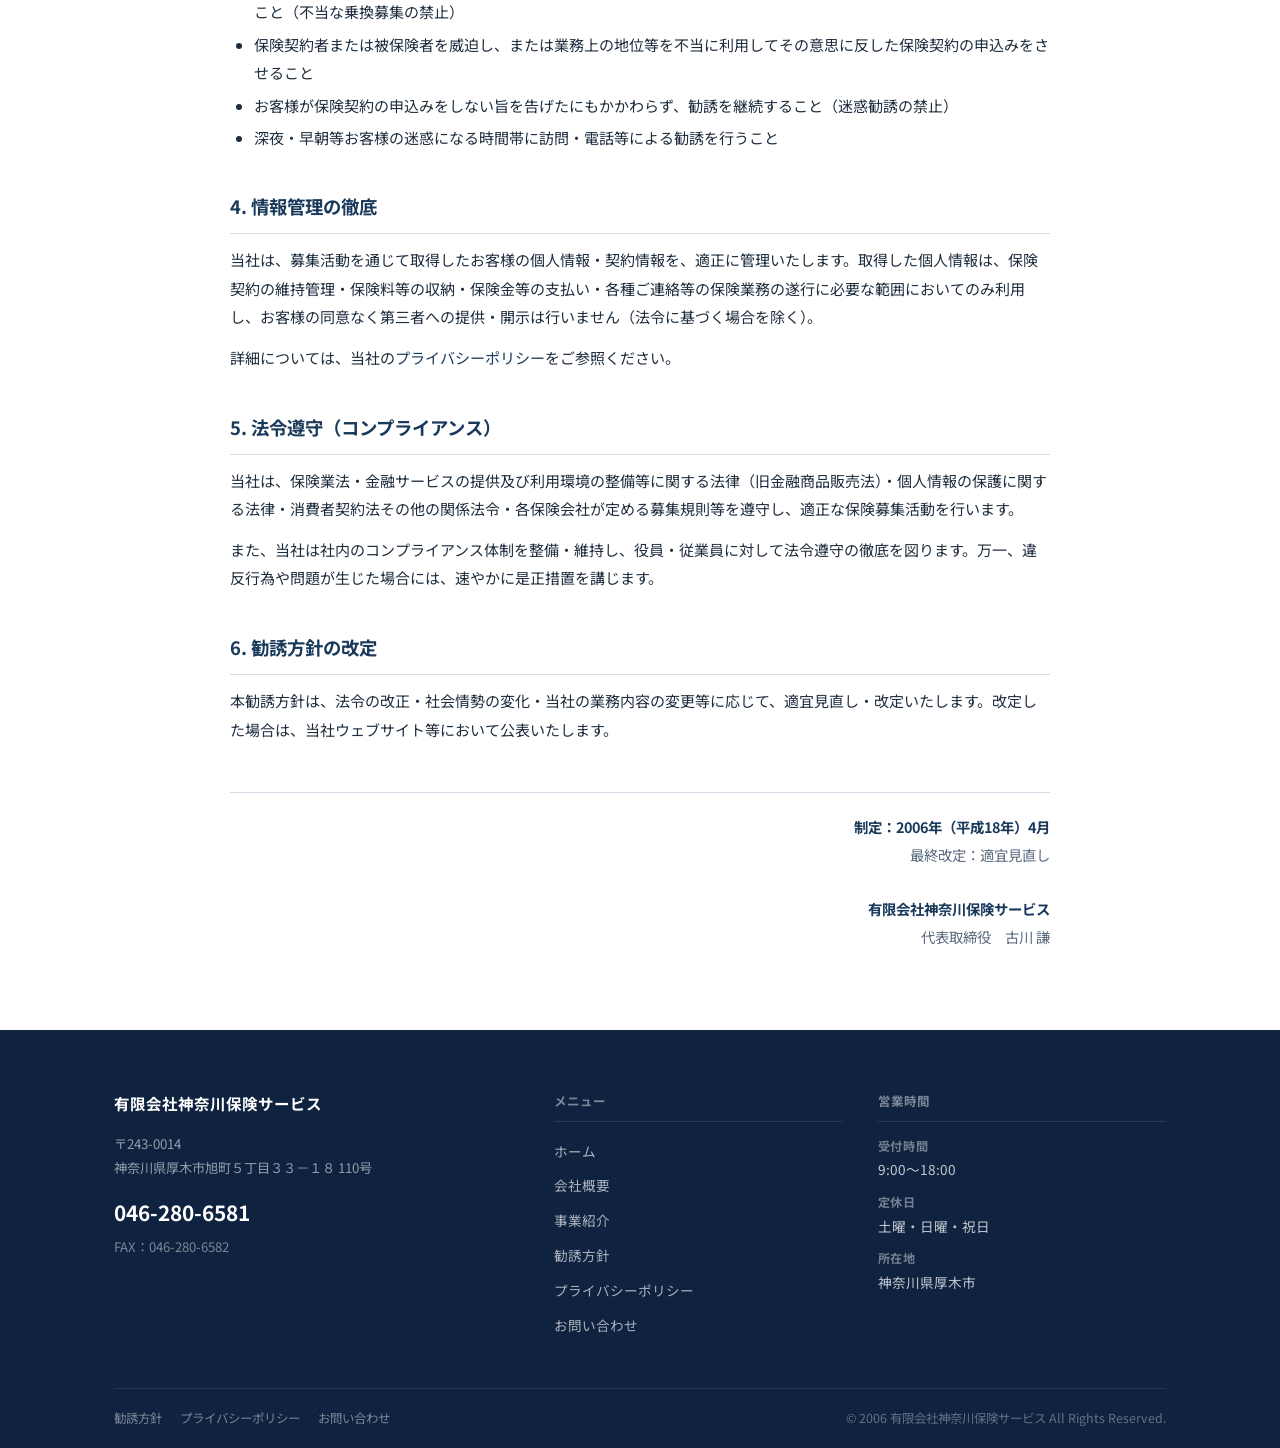
<file: solicitation-policy/index.html>
<!DOCTYPE html>
<html lang="ja">
<head>
  <meta charset="UTF-8">
  <meta name="viewport" content="width=device-width, initial-scale=1.0">
  <meta name="description" content="有限会社神奈川保険サービスの勧誘方針です。保険業法・金融庁の指針に基づき、お客様本位の業務運営を行うための方針を定めています。">
  <title>勧誘方針 | 有限会社神奈川保険サービス</title>
  <link rel="preconnect" href="https://fonts.googleapis.com">
  <link rel="preconnect" href="https://fonts.gstatic.com" crossorigin>
  <link href="https://fonts.googleapis.com/css2?family=Noto+Sans+JP:wght@300;400;500;700&display=swap" rel="stylesheet">
  <link rel="stylesheet" href="/assets/css/style.css">
</head>
<body>

  <!-- ========== HEADER ========== -->
  <header class="site-header">
    <div class="container">
      <div class="header-inner">
        <a href="/" class="site-logo">
          有限会社神奈川保険サービス
          <span>Kanagawa Insurance Service</span>
        </a>
        <nav class="global-nav" aria-label="グローバルナビゲーション">
          <ul>
            <li><a href="/about/">会社概要</a></li>
            <li><a href="/services/">事業紹介</a></li>
            <li><a href="/solicitation-policy/" class="current">勧誘方針</a></li>
            <li><a href="/privacy-policy/">プライバシーポリシー</a></li>
            <li><a href="/contact/" class="nav-contact-btn">お問い合わせ</a></li>
          </ul>
        </nav>
        <button class="hamburger" id="hamburger" aria-label="メニューを開く" aria-expanded="false" aria-controls="mobileNav">
          <span></span><span></span><span></span>
        </button>
      </div>
    </div>
  </header>

  <!-- Mobile Nav -->
  <nav class="mobile-nav" id="mobileNav" aria-label="モバイルナビゲーション">
    <ul>
      <li><a href="/about/">会社概要</a></li>
      <li><a href="/services/">事業紹介</a></li>
      <li><a href="/solicitation-policy/">勧誘方針</a></li>
      <li><a href="/privacy-policy/">プライバシーポリシー</a></li>
      <li><a href="/contact/">お問い合わせ</a></li>
    </ul>
  </nav>

  <!-- ========== BREADCRUMB ========== -->
  <nav class="breadcrumb" aria-label="パンくずリスト">
    <div class="container">
      <ol>
        <li><a href="/">ホーム</a></li>
        <li>勧誘方針</li>
      </ol>
    </div>
  </nav>

  <!-- ========== PAGE HERO ========== -->
  <div class="page-hero">
    <div class="container">
      <h1 class="page-hero-title">勧誘方針</h1>
      <p class="page-hero-subtitle">Solicitation Policy</p>
    </div>
  </div>

  <main>
    <section class="section" aria-labelledby="solicitation-policy-title">
      <div class="container">
        <div class="policy-content">

          <p>有限会社神奈川保険サービス（以下「当社」といいます）は、保険業法第294条の2の規定に基づき、以下のとおり勧誘方針を定め、これを公表いたします。</p>

          <h2 id="solicitation-policy-title">1. 基本方針（お客様本位の業務運営）</h2>
          <p>当社は、お客様の最善の利益を追求することを基本理念とし、お客様に対して誠実かつ公正な姿勢で保険商品の募集・勧誘を行います。当社は、お客様が保険商品を適切に選択・ご判断いただけるよう、必要かつ十分な情報を提供することに努めます。</p>
          <p>また、当社は取引上の利益相反が生じる場合においても、お客様の利益が不当に害されないよう、適切な管理を行います。</p>

          <h2>2. 勧誘に際する基本的な取り組み</h2>

          <p><strong>（1）適切な情報提供</strong></p>
          <p>当社は、お客様に対して保険商品の内容・保険料・保障内容・免責事項・解約時の注意点等について、分かりやすく丁寧にご説明いたします。お客様が商品の内容を十分にご理解いただいた上でご契約いただけるよう努めます。また、お客様のご質問には誠意を持って回答いたします。</p>

          <p><strong>（2）お客様の意向把握</strong></p>
          <p>当社は、保険商品のご提案にあたり、お客様の保険加入の目的・ご意向・現在の保険加入状況・ライフステージ・将来の見通し等を十分にお聴きし、お客様のご意向に沿った商品をご提案いたします。ご提案後には、ご提案内容がお客様のご意向と合致しているかを確認いたします。</p>

          <p><strong>（3）適合性の原則</strong></p>
          <p>当社は、お客様の年齢・保険加入の目的・財産の状況・保険の知識・経験等を踏まえ、お客様に適した保険商品をご提案します。お客様の意向や状況に適合しない不必要な保険商品の勧誘は行いません。</p>

          <p><strong>（4）複数商品の比較説明</strong></p>
          <p>当社は複数の保険会社と代理店契約を締結しております。お客様のご希望や状況に応じて、複数の保険会社の商品を比較し、お客様の利益に最も資するご提案ができるよう努めます。特定の保険会社の商品を不当に優先して勧誘することはいたしません。</p>

          <h2>3. 勧誘に際する禁止行為（不当な勧誘行為の禁止）</h2>
          <p>当社は、以下に掲げる不当な勧誘行為を行いません。</p>
          <ul>
            <li>保険契約者または被保険者に対し、重要事項について虚偽の事実を告げること</li>
            <li>保険契約者または被保険者が告知義務を履行することを妨げ、または告知しないことを勧めること</li>
            <li>保険料の割引・割戻し、その他保険料の割引等に相当する利益の提供を約し、または提供すること（法令で認められる場合を除く）</li>
            <li>保険契約者または被保険者に対し、不利益となる事実を告げずに既契約を消滅させ、新たな保険契約の申込みをさせること（不当な乗換募集の禁止）</li>
            <li>保険契約者または被保険者を威迫し、または業務上の地位等を不当に利用してその意思に反した保険契約の申込みをさせること</li>
            <li>お客様が保険契約の申込みをしない旨を告げたにもかかわらず、勧誘を継続すること（迷惑勧誘の禁止）</li>
            <li>深夜・早朝等お客様の迷惑になる時間帯に訪問・電話等による勧誘を行うこと</li>
          </ul>

          <h2>4. 情報管理の徹底</h2>
          <p>当社は、募集活動を通じて取得したお客様の個人情報・契約情報を、適正に管理いたします。取得した個人情報は、保険契約の維持管理・保険料等の収納・保険金等の支払い・各種ご連絡等の保険業務の遂行に必要な範囲においてのみ利用し、お客様の同意なく第三者への提供・開示は行いません（法令に基づく場合を除く）。</p>
          <p>詳細については、当社の<a href="/privacy-policy/">プライバシーポリシー</a>をご参照ください。</p>

          <h2>5. 法令遵守（コンプライアンス）</h2>
          <p>当社は、保険業法・金融サービスの提供及び利用環境の整備等に関する法律（旧金融商品販売法）・個人情報の保護に関する法律・消費者契約法その他の関係法令・各保険会社が定める募集規則等を遵守し、適正な保険募集活動を行います。</p>
          <p>また、当社は社内のコンプライアンス体制を整備・維持し、役員・従業員に対して法令遵守の徹底を図ります。万一、違反行為や問題が生じた場合には、速やかに是正措置を講じます。</p>

          <h2>6. 勧誘方針の改定</h2>
          <p>本勧誘方針は、法令の改正・社会情勢の変化・当社の業務内容の変更等に応じて、適宜見直し・改定いたします。改定した場合は、当社ウェブサイト等において公表いたします。</p>

          <div class="policy-footer">
            <strong>制定：2006年（平成18年）4月</strong><br>
            最終改定：適宜見直し<br><br>
            <strong>有限会社神奈川保険サービス</strong><br>
            代表取締役　古川 謙
          </div>

        </div>
      </div>
    </section>
  </main>

  <!-- ========== FOOTER ========== -->
  <footer class="site-footer">
    <div class="container">
      <div class="footer-grid">
        <div class="footer-brand">
          <p class="footer-logo">有限会社神奈川保険サービス</p>
          <p>
            〒243-0014<br>
            神奈川県厚木市旭町５丁目３３－１８ 110号
          </p>
          <span class="footer-tel">046-280-6581</span>
          <span class="footer-fax">FAX：046-280-6582</span>
        </div>
        <nav class="footer-nav" aria-label="フッターナビゲーション">
          <h4>メニュー</h4>
          <ul>
            <li><a href="/">ホーム</a></li>
            <li><a href="/about/">会社概要</a></li>
            <li><a href="/services/">事業紹介</a></li>
            <li><a href="/solicitation-policy/">勧誘方針</a></li>
            <li><a href="/privacy-policy/">プライバシーポリシー</a></li>
            <li><a href="/contact/">お問い合わせ</a></li>
          </ul>
        </nav>
        <div class="footer-hours">
          <h4>営業時間</h4>
          <dl>
            <dt>受付時間</dt>
            <dd>9:00〜18:00</dd>
            <dt>定休日</dt>
            <dd>土曜・日曜・祝日</dd>
            <dt>所在地</dt>
            <dd>神奈川県厚木市</dd>
          </dl>
        </div>
      </div>
      <div class="footer-bottom">
        <div class="footer-bottom-links">
          <a href="/solicitation-policy/">勧誘方針</a>
          <a href="/privacy-policy/">プライバシーポリシー</a>
          <a href="/contact/">お問い合わせ</a>
        </div>
        <p class="footer-copy">
          &copy; 2006 有限会社神奈川保険サービス All Rights Reserved.
        </p>
      </div>
    </div>
  </footer>

  <script>
    (function () {
      var hamburger = document.getElementById('hamburger');
      var mobileNav = document.getElementById('mobileNav');
      hamburger.addEventListener('click', function () {
        var isOpen = mobileNav.classList.toggle('open');
        hamburger.classList.toggle('open', isOpen);
        hamburger.setAttribute('aria-expanded', isOpen ? 'true' : 'false');
        document.body.style.overflow = isOpen ? 'hidden' : '';
      });
      mobileNav.querySelectorAll('a').forEach(function (a) {
        a.addEventListener('click', function () {
          mobileNav.classList.remove('open');
          hamburger.classList.remove('open');
          hamburger.setAttribute('aria-expanded', 'false');
          document.body.style.overflow = '';
        });
      });
    })();
  </script>
</body>
</html>
</file>
<file: assets/css/style.css>
/* ============================================================
   有限会社神奈川保険サービス — style.css
   ============================================================ */

@import url('https://fonts.googleapis.com/css2?family=Noto+Sans+JP:wght@300;400;500;700&display=swap');

/* ---------- CSS Variables ---------- */
:root {
  --navy:        #1a3a5c;
  --navy-dark:   #0f2340;
  --navy-mid:    #1e4a73;
  --navy-light:  #2d5f8e;
  --accent:      #1e6ad4;
  --accent-light:#3a82e8;
  --white:       #ffffff;
  --gray-bg:     #f2f5f9;
  --gray-line:   #d4dce8;
  --gray-text:   #5a6a7e;
  --text:        #1e2d3d;
  --radius:      0px;
  --shadow:      0 2px 10px rgba(10,25,55,.08);
  --shadow-md:   0 4px 20px rgba(10,25,55,.12);
  --transition:  0.2s ease;
}

/* ---------- Reset & Base ---------- */
*, *::before, *::after { box-sizing: border-box; margin: 0; padding: 0; }
html { scroll-behavior: smooth; }
body {
  font-family: 'Noto Sans JP', sans-serif;
  font-size: 16px;
  line-height: 1.8;
  color: var(--text);
  background: var(--white);
}
img { max-width: 100%; height: auto; display: block; }
a { color: var(--navy); text-decoration: none; transition: color var(--transition); }
a:hover { color: var(--accent); }
ul, ol { list-style: none; }

/* ---------- Container ---------- */
.container {
  width: 100%;
  max-width: 1100px;
  margin: 0 auto;
  padding: 0 24px;
}

/* ---------- Buttons ---------- */
.btn {
  display: inline-flex;
  align-items: center;
  gap: 6px;
  padding: 13px 32px;
  border-radius: var(--radius);
  font-size: .95rem;
  font-weight: 700;
  letter-spacing: .05em;
  transition: background var(--transition), color var(--transition), opacity var(--transition);
  cursor: pointer;
  border: 2px solid transparent;
  text-align: center;
  white-space: nowrap;
}
.btn-navy {
  background: var(--navy);
  color: var(--white);
  border-color: var(--navy);
}
.btn-navy:hover {
  background: var(--navy-mid);
  color: var(--white);
  border-color: var(--navy-mid);
}
.btn-white {
  background: var(--white);
  color: var(--navy);
  border-color: var(--white);
}
.btn-white:hover {
  background: var(--gray-bg);
  color: var(--navy-dark);
  border-color: var(--gray-bg);
}
.btn-outline-white {
  background: transparent;
  color: var(--white);
  border-color: rgba(255,255,255,.7);
}
.btn-outline-white:hover {
  background: rgba(255,255,255,.12);
  color: var(--white);
  border-color: var(--white);
}

/* ============================================================
   STICKY CTA BAR
   ============================================================ */
.sticky-cta {
  position: fixed;
  bottom: 0;
  left: 0;
  right: 0;
  z-index: 200;
  background: var(--navy-dark);
  border-top: 2px solid var(--accent);
  padding: 10px 24px;
  display: flex;
  justify-content: center;
  align-items: center;
  gap: 16px;
  transform: translateY(100%);
  transition: transform 0.3s ease;
}
.sticky-cta.visible { transform: translateY(0); }

.sticky-cta-btn {
  display: inline-block;
  padding: 10px 28px;
  font-size: .9rem;
  font-weight: 700;
  letter-spacing: .04em;
  border-radius: var(--radius);
  border: 2px solid transparent;
  transition: background var(--transition), color var(--transition);
  white-space: nowrap;
}
.sticky-cta-primary {
  background: var(--accent);
  color: var(--white);
  border-color: var(--accent);
}
.sticky-cta-primary:hover {
  background: var(--accent-light);
  color: var(--white);
  border-color: var(--accent-light);
}
.sticky-cta-secondary {
  background: transparent;
  color: rgba(255,255,255,.85);
  border-color: rgba(255,255,255,.45);
}
.sticky-cta-secondary:hover {
  background: rgba(255,255,255,.1);
  color: var(--white);
  border-color: rgba(255,255,255,.8);
}

/* ============================================================
   HEADER
   ============================================================ */
.site-header {
  position: sticky;
  top: 0;
  z-index: 100;
  background: var(--white);
  border-bottom: 1px solid var(--gray-line);
  box-shadow: 0 1px 6px rgba(0,0,0,.05);
}
.header-inner {
  display: flex;
  align-items: center;
  justify-content: space-between;
  height: 68px;
}
.site-logo {
  font-size: .88rem;
  font-weight: 700;
  color: var(--navy);
  line-height: 1.3;
  letter-spacing: .02em;
}
.site-logo span {
  display: block;
  font-size: .68rem;
  font-weight: 400;
  color: var(--gray-text);
  letter-spacing: .07em;
}
.site-logo:hover { color: var(--navy); }

/* --- Global Nav --- */
.global-nav ul { display: flex; gap: 4px; }
.global-nav a {
  display: block;
  padding: 8px 14px;
  font-size: .85rem;
  font-weight: 500;
  color: var(--navy);
  transition: background var(--transition), color var(--transition);
}
.global-nav a:hover,
.global-nav a.current {
  background: var(--gray-bg);
  color: var(--navy-dark);
}
.nav-contact-btn {
  background: var(--navy) !important;
  color: var(--white) !important;
  font-weight: 700 !important;
  padding: 8px 18px !important;
}
.nav-contact-btn:hover {
  background: var(--navy-mid) !important;
  color: var(--white) !important;
}

/* --- Hamburger --- */
.hamburger {
  display: none;
  flex-direction: column;
  justify-content: center;
  gap: 5px;
  width: 40px;
  height: 40px;
  background: none;
  border: none;
  cursor: pointer;
  padding: 4px;
}
.hamburger span {
  display: block;
  width: 100%;
  height: 2px;
  background: var(--navy);
  transition: transform var(--transition), opacity var(--transition);
}
.hamburger.open span:nth-child(1) { transform: translateY(7px) rotate(45deg); }
.hamburger.open span:nth-child(2) { opacity: 0; }
.hamburger.open span:nth-child(3) { transform: translateY(-7px) rotate(-45deg); }

/* Mobile nav */
.mobile-nav {
  display: none;
  position: fixed;
  top: 68px;
  left: 0;
  right: 0;
  bottom: 0;
  background: var(--navy-dark);
  z-index: 99;
  padding: 32px 24px;
  overflow-y: auto;
}
.mobile-nav.open { display: block; }
.mobile-nav ul { display: flex; flex-direction: column; }
.mobile-nav li { border-bottom: 1px solid rgba(255,255,255,.1); }
.mobile-nav a {
  display: block;
  padding: 18px 0;
  color: rgba(255,255,255,.85);
  font-size: 1.05rem;
  font-weight: 500;
}
.mobile-nav a:hover { color: var(--white); }

/* ============================================================
   PAGE HERO (inner pages)
   ============================================================ */
.page-hero {
  background: linear-gradient(135deg, var(--navy-dark) 0%, var(--navy) 60%, var(--navy-mid) 100%);
  padding: 60px 0 52px;
  text-align: center;
  color: var(--white);
}
.page-hero-title {
  font-size: 1.9rem;
  font-weight: 700;
  letter-spacing: .06em;
  margin-bottom: 8px;
  padding-bottom: 14px;
  position: relative;
}
.page-hero-title::after {
  content: '';
  display: block;
  width: 40px;
  height: 2px;
  background: var(--accent-light);
  margin: 12px auto 0;
}
.page-hero-subtitle {
  font-size: .92rem;
  color: rgba(255,255,255,.7);
  letter-spacing: .07em;
}

/* ============================================================
   SECTION COMMON
   ============================================================ */
.section { padding: 80px 0; }
.section-alt { background: var(--gray-bg); }

.section-title {
  font-size: 1.65rem;
  font-weight: 700;
  color: var(--navy);
  text-align: center;
  margin-bottom: 10px;
  letter-spacing: .04em;
}
.section-title::after {
  content: '';
  display: block;
  width: 36px;
  height: 2px;
  background: var(--accent);
  margin: 10px auto 0;
}
.section-lead {
  text-align: center;
  color: var(--gray-text);
  margin-bottom: 44px;
  font-size: .94rem;
}

/* ============================================================
   HERO (TOP PAGE) — photo background
   ============================================================ */
.hero {
  position: relative;
  min-height: 560px;
  display: flex;
  align-items: center;
  padding: 80px 0 100px;
  background-image: url('/assets/images/common/hero01.png');
  background-size: cover;
  background-position: center;
  overflow: hidden;
}
.hero::before {
  content: '';
  position: absolute;
  inset: 0;
  background: rgba(10, 24, 50, 0.74);
  z-index: 0;
}
.hero-content {
  position: relative;
  z-index: 1;
  max-width: 680px;
}
.hero-title {
  font-size: 2.4rem;
  font-weight: 700;
  color: var(--white);
  line-height: 1.5;
  margin-bottom: 20px;
  letter-spacing: .03em;
}
.hero-sub {
  font-size: 1rem;
  color: rgba(255,255,255,.82);
  line-height: 1.9;
}

/* ============================================================
   NOTICE SECTION
   ============================================================ */
.notice-section {
  position: relative;
  padding: 60px 0;
  text-align: center;
  background-image: url('/assets/images/common/hero01.png');
  background-size: cover;
  background-position: center;
}
.notice-section::before {
  content: '';
  position: absolute;
  inset: 0;
  background: rgba(255, 255, 255, 0.91);
}
.notice-section .container {
  position: relative;
  z-index: 1;
}
.notice-label {
  display: inline-block;
  background: #cc0000;
  color: #fff;
  font-weight: 700;
  font-size: .92rem;
  letter-spacing: .07em;
  padding: 7px 30px;
  border-radius: 999px;
  margin-bottom: 28px;
}
.notice-text {
  color: #cc0000;
  font-size: .92rem;
  line-height: 2.1;
  max-width: 820px;
  margin: 0 auto 14px;
}
.notice-text:last-child { margin-bottom: 0; }
.notice-text a {
  color: #cc0000;
  text-decoration: underline;
  font-weight: 700;
}
.notice-text a:hover { color: #990000; }

/* ============================================================
   WHY CHOOSE US — cards with photo tops
   ============================================================ */
.reason-grid {
  display: grid;
  grid-template-columns: repeat(3, 1fr);
  gap: 24px;
  margin-top: 44px;
}
.reason-card {
  background: var(--white);
  border-radius: var(--radius);
  box-shadow: var(--shadow);
  border: 1px solid var(--gray-line);
  overflow: hidden;
  transition: transform var(--transition), box-shadow var(--transition);
}
.reason-card:hover {
  transform: translateY(-4px);
  box-shadow: var(--shadow-md);
}

/* Photo area on top of card */
.reason-card-photo {
  width: 100%;
  height: 170px;
  display: flex;
  align-items: center;
  justify-content: center;
  position: relative;
  overflow: hidden;
}
.photo-01 {
  background: linear-gradient(160deg, #0f2340 0%, #1a3a5c 50%, #1e4a73 100%);
}
.photo-02 {
  background: linear-gradient(160deg, #1a3a5c 0%, #1e4a73 50%, #2d5f8e 100%);
}
.photo-03 {
  background: linear-gradient(160deg, #1e4a73 0%, #2d5f8e 50%, #1e6ad4 100%);
}
.photo-placeholder-text {
  font-size: .72rem;
  color: rgba(255,255,255,.35);
  letter-spacing: .12em;
  font-weight: 300;
  position: relative;
  z-index: 1;
}

/* Card body */
.reason-card-body {
  padding: 28px 24px 32px;
  text-align: center;
}
.reason-number {
  display: block;
  font-size: 2.2rem;
  font-weight: 700;
  color: var(--navy);
  line-height: 1;
  margin-bottom: 4px;
}
.reason-number small {
  font-size: .95rem;
  font-weight: 400;
}
.reason-number-sm {
  display: block;
  font-size: 1.7rem;
  font-weight: 700;
  color: var(--navy);
  line-height: 1;
  margin-bottom: 4px;
}
.reason-card-body h3 {
  font-size: 1.05rem;
  font-weight: 700;
  color: var(--navy);
  margin-bottom: 10px;
  margin-top: 4px;
}
.reason-card-body p {
  font-size: .88rem;
  color: var(--gray-text);
  line-height: 1.8;
}

/* ============================================================
   INSURANCE COMPANIES — split 損保 / 生保
   ============================================================ */
.companies-split {
  display: grid;
  grid-template-columns: 1fr 1fr;
  gap: 28px;
  margin-top: 44px;
}
.companies-col {
  background: var(--white);
  border: 1px solid var(--gray-line);
  box-shadow: var(--shadow);
}
.companies-col-header {
  background: var(--navy);
  color: var(--white);
  font-size: .92rem;
  font-weight: 700;
  letter-spacing: .06em;
  padding: 14px 20px;
  display: flex;
  align-items: center;
  gap: 10px;
}
.companies-col-icon {
  display: flex;
  align-items: center;
  width: 18px;
  height: 18px;
  flex-shrink: 0;
}
.companies-col-icon svg { width: 100%; height: 100%; }
.companies-list {
  padding: 16px 20px;
}
.companies-list li {
  font-size: .88rem;
  color: var(--text);
  padding: 9px 0 9px 14px;
  border-bottom: 1px solid var(--gray-line);
  position: relative;
  line-height: 1.5;
}
.companies-list li:last-child { border-bottom: none; }
.companies-list li::before {
  content: '';
  position: absolute;
  left: 0;
  top: 50%;
  transform: translateY(-50%);
  width: 4px;
  height: 4px;
  background: var(--accent);
  border-radius: 50%;
}

/* ============================================================
   CTA PHOTO SECTION
   ============================================================ */
.cta-photo-section {
  position: relative;
  padding: 80px 0;
  background-image: url('/assets/images/common/cta01.png');
  background-size: cover;
  background-position: center top;
}
.cta-photo-overlay {
  position: absolute;
  inset: 0;
  background: rgba(8, 20, 45, 0.82);
  z-index: 0;
}
.cta-photo-section .container {
  position: relative;
  z-index: 1;
}
.cta-grid {
  display: grid;
  grid-template-columns: 1fr 1fr;
  gap: 48px;
  align-items: center;
}
.cta-title {
  font-size: 1.65rem;
  font-weight: 700;
  color: var(--white);
  line-height: 1.55;
  margin-bottom: 16px;
  letter-spacing: .03em;
}
.cta-lead {
  color: rgba(255,255,255,.75);
  font-size: .93rem;
  line-height: 1.9;
  margin-bottom: 32px;
}
.cta-btn-group {
  display: flex;
  gap: 14px;
  flex-wrap: wrap;
}

/* Info card on CTA section */
.cta-info-card {
  background: rgba(255,255,255,.96);
  padding: 32px 28px;
  box-shadow: 0 4px 24px rgba(0,0,0,.22);
}
.cta-info-title {
  font-size: 1rem;
  font-weight: 700;
  color: var(--navy);
  border-bottom: 2px solid var(--accent);
  padding-bottom: 10px;
  margin-bottom: 18px;
  letter-spacing: .04em;
}
.cta-info-dl {
  font-size: .87rem;
  line-height: 1.7;
}
.cta-info-dl dt {
  font-weight: 700;
  color: var(--gray-text);
  font-size: .76rem;
  letter-spacing: .06em;
  margin-top: 12px;
}
.cta-info-dl dt:first-child { margin-top: 0; }
.cta-info-dl dd { color: var(--text); }
.cta-info-dl dd a { color: var(--accent); }
.cta-info-dl dd a:hover { color: var(--navy); }
.cta-info-link {
  display: inline-block;
  margin-top: 18px;
  font-size: .82rem;
  font-weight: 700;
  color: var(--accent);
  letter-spacing: .03em;
}
.cta-info-link:hover { color: var(--navy); }

/* ============================================================
   ABOUT TABLE
   ============================================================ */
.about-table-wrap { overflow-x: auto; }
.about-table {
  width: 100%;
  border-collapse: collapse;
  font-size: .95rem;
}
.about-table th,
.about-table td {
  padding: 16px 22px;
  border-bottom: 1px solid var(--gray-line);
  text-align: left;
  vertical-align: top;
}
.about-table th {
  width: 190px;
  color: var(--navy);
  font-weight: 700;
  background: var(--gray-bg);
  white-space: nowrap;
}
.about-table td { color: var(--text); }
.about-table tr:last-child th,
.about-table tr:last-child td { border-bottom: none; }

/* ============================================================
   POLICY BANNER (about page)
   ============================================================ */
.policy-banners {
  display: grid;
  grid-template-columns: repeat(2, 1fr);
  gap: 20px;
  margin-top: 48px;
}
.policy-banner {
  display: flex;
  align-items: center;
  gap: 16px;
  background: var(--navy);
  color: var(--white);
  padding: 26px 28px;
  transition: background var(--transition), transform var(--transition);
}
.policy-banner:hover {
  background: var(--navy-mid);
  color: var(--white);
  transform: translateY(-2px);
}
.policy-banner-icon {
  flex-shrink: 0;
  width: 40px;
  height: 40px;
  color: rgba(255,255,255,.7);
}
.policy-banner-text strong {
  display: block;
  font-size: 1rem;
  font-weight: 700;
  margin-bottom: 3px;
}
.policy-banner-text span {
  font-size: .82rem;
  color: rgba(255,255,255,.65);
}

/* ============================================================
   SERVICES
   ============================================================ */
.services-category { margin-bottom: 60px; }
.services-category-title {
  font-size: 1.2rem;
  font-weight: 700;
  color: var(--navy);
  border-left: 4px solid var(--accent);
  padding-left: 14px;
  margin-bottom: 26px;
  letter-spacing: .03em;
}
.services-grid {
  display: grid;
  grid-template-columns: repeat(4, 1fr);
  gap: 16px;
}
.service-card {
  background: var(--white);
  border-radius: var(--radius);
  padding: 26px 18px;
  text-align: center;
  box-shadow: var(--shadow);
  border: 1px solid var(--gray-line);
  border-top: 3px solid var(--navy);
  transition: transform var(--transition), box-shadow var(--transition);
}
.service-card:hover {
  transform: translateY(-3px);
  box-shadow: var(--shadow-md);
}
.service-card-icon {
  width: 48px;
  height: 48px;
  margin: 0 auto 12px;
  background: var(--gray-bg);
  display: flex;
  align-items: center;
  justify-content: center;
  color: var(--navy);
}
.service-card-icon svg { width: 26px; height: 26px; }
.service-card h4 {
  font-size: .93rem;
  font-weight: 700;
  color: var(--navy);
  margin-bottom: 7px;
}
.service-card p {
  font-size: .82rem;
  color: var(--gray-text);
  line-height: 1.65;
}

/* Companies card grid (services page) */
.companies-card-grid {
  display: grid;
  grid-template-columns: repeat(4, 1fr);
  gap: 12px;
  margin-top: 36px;
}
.companies-card {
  background: var(--white);
  border: 1px solid var(--gray-line);
  padding: 14px 10px;
  text-align: center;
  font-size: .83rem;
  font-weight: 500;
  color: var(--navy);
  line-height: 1.5;
  box-shadow: 0 1px 4px rgba(0,0,0,.05);
  transition: transform var(--transition), box-shadow var(--transition);
}
.companies-card:hover {
  transform: translateY(-2px);
  box-shadow: var(--shadow);
}

/* ============================================================
   POLICY PAGES
   ============================================================ */
.policy-content {
  max-width: 820px;
  margin: 0 auto;
}
.policy-content h2 {
  font-size: 1.15rem;
  font-weight: 700;
  color: var(--navy);
  margin: 38px 0 12px;
  padding-bottom: 10px;
  border-bottom: 1px solid var(--gray-line);
}
.policy-content h2:first-of-type { margin-top: 0; }
.policy-content p {
  margin-bottom: 12px;
  font-size: .94rem;
  color: var(--text);
  line-height: 1.9;
}
.policy-content ul {
  list-style: disc;
  padding-left: 1.5em;
  margin-bottom: 12px;
}
.policy-content ul li {
  font-size: .94rem;
  color: var(--text);
  line-height: 1.85;
  margin-bottom: 5px;
}
.policy-footer {
  margin-top: 48px;
  padding-top: 20px;
  border-top: 1px solid var(--gray-line);
  text-align: right;
  font-size: .9rem;
  color: var(--gray-text);
  line-height: 1.9;
}
.policy-footer strong { color: var(--navy); }

/* ============================================================
   CONTACT
   ============================================================ */
.contact-grid {
  display: grid;
  grid-template-columns: 1fr 1.6fr;
  gap: 44px;
  align-items: start;
}
.contact-info h3 {
  font-size: 1.05rem;
  font-weight: 700;
  color: var(--navy);
  margin-bottom: 18px;
}
.contact-info-item {
  display: flex;
  gap: 12px;
  align-items: flex-start;
  margin-bottom: 18px;
}
.contact-info-item-icon {
  flex-shrink: 0;
  width: 34px;
  height: 34px;
  background: var(--navy);
  display: flex;
  align-items: center;
  justify-content: center;
  color: var(--white);
  margin-top: 2px;
}
.contact-info-item-icon svg { width: 17px; height: 17px; }
.contact-info-item-body dt {
  font-size: .78rem;
  font-weight: 700;
  color: var(--gray-text);
  letter-spacing: .06em;
  text-transform: uppercase;
}
.contact-info-item-body dd {
  font-size: .97rem;
  font-weight: 500;
  color: var(--navy);
}
.contact-info-item-body dd small {
  display: block;
  font-size: .78rem;
  font-weight: 400;
  color: var(--gray-text);
}
.contact-form-wrap {
  background: var(--white);
  border: 1px solid var(--gray-line);
  padding: 36px;
  box-shadow: var(--shadow);
}
.form-group { margin-bottom: 20px; }
.form-group label {
  display: block;
  font-size: .88rem;
  font-weight: 700;
  color: var(--navy);
  margin-bottom: 6px;
}
.form-group label .required {
  display: inline-block;
  background: #c0392b;
  color: var(--white);
  font-size: .68rem;
  padding: 1px 6px;
  margin-left: 6px;
  vertical-align: middle;
  font-weight: 700;
}
.form-group label .optional {
  display: inline-block;
  background: var(--gray-line);
  color: var(--gray-text);
  font-size: .68rem;
  padding: 1px 6px;
  margin-left: 6px;
  vertical-align: middle;
  font-weight: 400;
}
.form-control {
  width: 100%;
  padding: 11px 14px;
  border: 1px solid var(--gray-line);
  border-radius: var(--radius);
  font-size: .94rem;
  font-family: 'Noto Sans JP', sans-serif;
  color: var(--text);
  background: var(--white);
  transition: border-color var(--transition), box-shadow var(--transition);
  -webkit-appearance: none;
}
.form-control:focus {
  outline: none;
  border-color: var(--navy);
  box-shadow: 0 0 0 3px rgba(26,58,92,.08);
}
.form-control::placeholder { color: #aab3c0; }
select.form-control {
  background-image: url("data:image/svg+xml,%3Csvg xmlns='http://www.w3.org/2000/svg' width='12' height='8' viewBox='0 0 12 8'%3E%3Cpath d='M1 1l5 5 5-5' stroke='%23666' stroke-width='1.5' fill='none' stroke-linecap='round'/%3E%3C/svg%3E");
  background-repeat: no-repeat;
  background-position: right 14px center;
  padding-right: 38px;
}
textarea.form-control {
  resize: vertical;
  min-height: 140px;
}
.form-check {
  display: flex;
  align-items: flex-start;
  gap: 10px;
}
.form-check input[type="checkbox"] {
  flex-shrink: 0;
  width: 17px;
  height: 17px;
  margin-top: 3px;
  accent-color: var(--navy);
}
.form-check label {
  font-size: .88rem;
  color: var(--text);
  font-weight: 400;
  cursor: pointer;
}
.form-check label a { color: var(--navy); text-decoration: underline; }
.form-submit { text-align: center; margin-top: 26px; }
.btn-submit { min-width: 200px; font-size: .97rem; padding: 15px 44px; }

/* ============================================================
   FOOTER
   ============================================================ */
.site-footer {
  background: var(--navy-dark);
  color: rgba(255,255,255,.75);
  padding: 60px 0 0;
}
.footer-grid {
  display: grid;
  grid-template-columns: 1.4fr 1fr 1fr;
  gap: 36px;
  padding-bottom: 44px;
}
.footer-brand .footer-logo {
  font-size: .97rem;
  font-weight: 700;
  color: var(--white);
  margin-bottom: 14px;
}
.footer-brand p {
  font-size: .83rem;
  line-height: 1.8;
  color: rgba(255,255,255,.55);
}
.footer-brand .footer-tel {
  font-size: 1.3rem;
  font-weight: 700;
  color: var(--white);
  margin-top: 14px;
  display: block;
}
.footer-brand .footer-fax {
  font-size: .82rem;
  color: rgba(255,255,255,.45);
  display: block;
  margin-top: 4px;
}
.footer-nav h4,
.footer-hours h4 {
  font-size: .78rem;
  font-weight: 700;
  color: rgba(255,255,255,.45);
  letter-spacing: .1em;
  text-transform: uppercase;
  margin-bottom: 14px;
  padding-bottom: 8px;
  border-bottom: 1px solid rgba(255,255,255,.1);
}
.footer-nav ul li { margin-bottom: 6px; }
.footer-nav a {
  font-size: .85rem;
  color: rgba(255,255,255,.65);
}
.footer-nav a:hover { color: var(--white); }
.footer-hours dl { font-size: .85rem; }
.footer-hours dt {
  font-weight: 700;
  color: rgba(255,255,255,.42);
  font-size: .76rem;
  letter-spacing: .05em;
  margin-top: 10px;
}
.footer-hours dt:first-child { margin-top: 0; }
.footer-hours dd { color: rgba(255,255,255,.75); }
.footer-bottom {
  border-top: 1px solid rgba(255,255,255,.08);
  padding: 18px 0;
  display: flex;
  align-items: center;
  justify-content: space-between;
  flex-wrap: wrap;
  gap: 10px;
}
.footer-bottom-links { display: flex; gap: 18px; }
.footer-bottom-links a { font-size: .78rem; color: rgba(255,255,255,.45); }
.footer-bottom-links a:hover { color: rgba(255,255,255,.8); }
.footer-copy { font-size: .78rem; color: rgba(255,255,255,.35); }

/* ============================================================
   BREADCRUMB
   ============================================================ */
.breadcrumb {
  background: var(--gray-bg);
  padding: 10px 0;
  border-bottom: 1px solid var(--gray-line);
}
.breadcrumb ol {
  display: flex;
  align-items: center;
  gap: 6px;
  font-size: .8rem;
  color: var(--gray-text);
  list-style: none;
}
.breadcrumb li + li::before {
  content: '›';
  margin-right: 6px;
  color: var(--gray-text);
}
.breadcrumb a { color: var(--navy); }
.breadcrumb a:hover { color: var(--accent); }

/* ============================================================
   UTILITY
   ============================================================ */
.text-center { text-align: center; }
.mt-16 { margin-top: 16px; }
.mt-24 { margin-top: 24px; }
.mt-32 { margin-top: 32px; }
.mt-48 { margin-top: 48px; }
.mb-0  { margin-bottom: 0; }

/* ============================================================
   RESPONSIVE — Tablet ( <= 900px )
   ============================================================ */
@media (max-width: 900px) {
  .hero-title { font-size: 1.85rem; }
  .reason-grid { grid-template-columns: repeat(2, 1fr); }
  .companies-split { grid-template-columns: 1fr; gap: 16px; }
  .cta-grid { grid-template-columns: 1fr; gap: 32px; }
  .services-grid { grid-template-columns: repeat(2, 1fr); }
  .companies-card-grid { grid-template-columns: repeat(3, 1fr); }
  .footer-grid { grid-template-columns: 1fr 1fr; }
  .footer-brand { grid-column: 1 / -1; }
  .contact-grid { grid-template-columns: 1fr; }
  .policy-banners { grid-template-columns: 1fr; }
}

/* ============================================================
   RESPONSIVE — Mobile ( <= 600px )
   ============================================================ */
@media (max-width: 600px) {
  .global-nav { display: none; }
  .hamburger { display: flex; }

  .hero { min-height: auto; padding: 56px 0 80px; }
  .hero-title { font-size: 1.5rem; }
  .hero-sub { font-size: .9rem; }

  .section { padding: 52px 0; }
  .section-title { font-size: 1.35rem; }
  .page-hero-title { font-size: 1.45rem; }

  .reason-grid { grid-template-columns: 1fr; }
  .reason-card-photo { height: 140px; }

  .companies-split { grid-template-columns: 1fr; }

  .cta-grid { grid-template-columns: 1fr; }
  .cta-title { font-size: 1.35rem; }
  .cta-btn-group { flex-direction: column; }

  .services-grid { grid-template-columns: repeat(2, 1fr); }
  .companies-card-grid { grid-template-columns: repeat(2, 1fr); }

  .about-table th { width: 100px; font-size: .84rem; padding: 12px 10px; }
  .about-table td { font-size: .84rem; padding: 12px 10px; }

  .footer-grid { grid-template-columns: 1fr; gap: 24px; }
  .footer-bottom { flex-direction: column; text-align: center; }
  .footer-bottom-links { justify-content: center; flex-wrap: wrap; }

  .contact-form-wrap { padding: 22px 16px; }
  .contact-grid { gap: 28px; }

  .sticky-cta { gap: 10px; padding: 8px 14px; }
  .sticky-cta-btn { padding: 9px 16px; font-size: .82rem; }

  .policy-content h2 { font-size: 1rem; }
}
</file>
